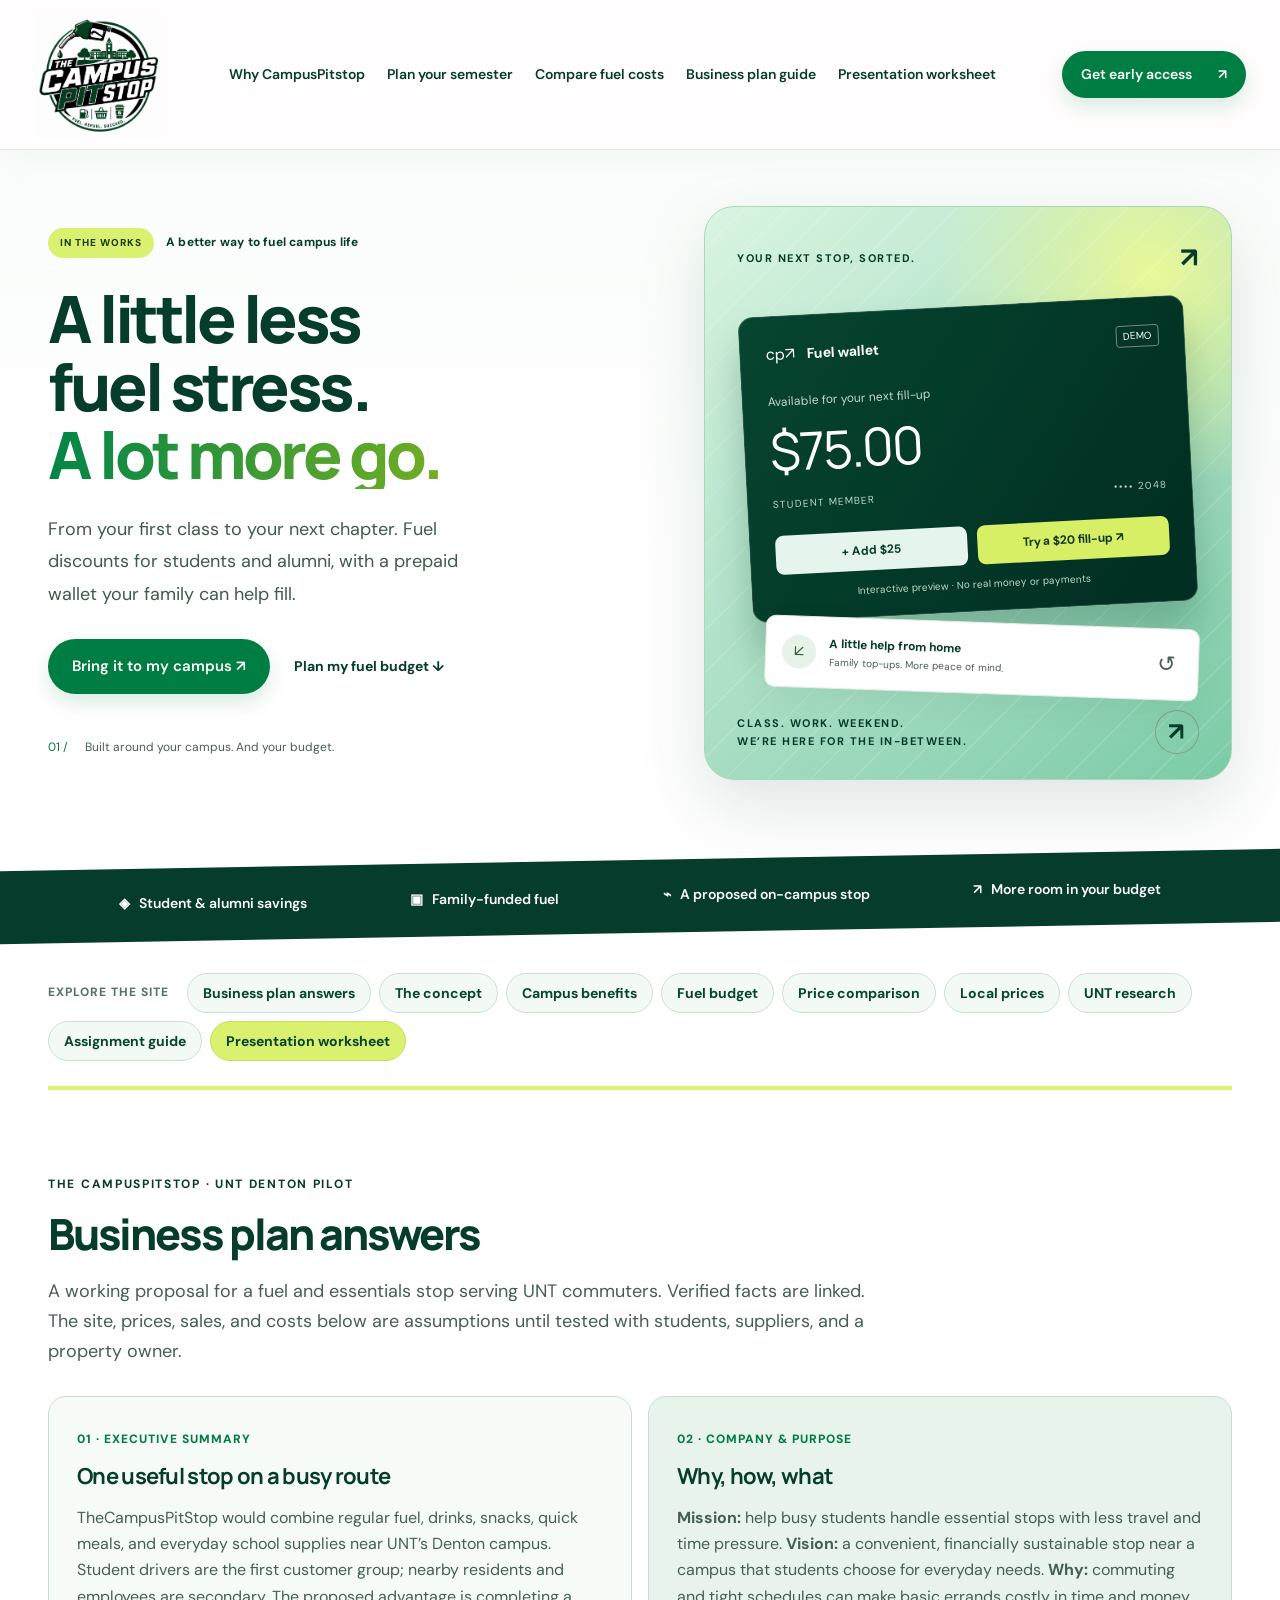
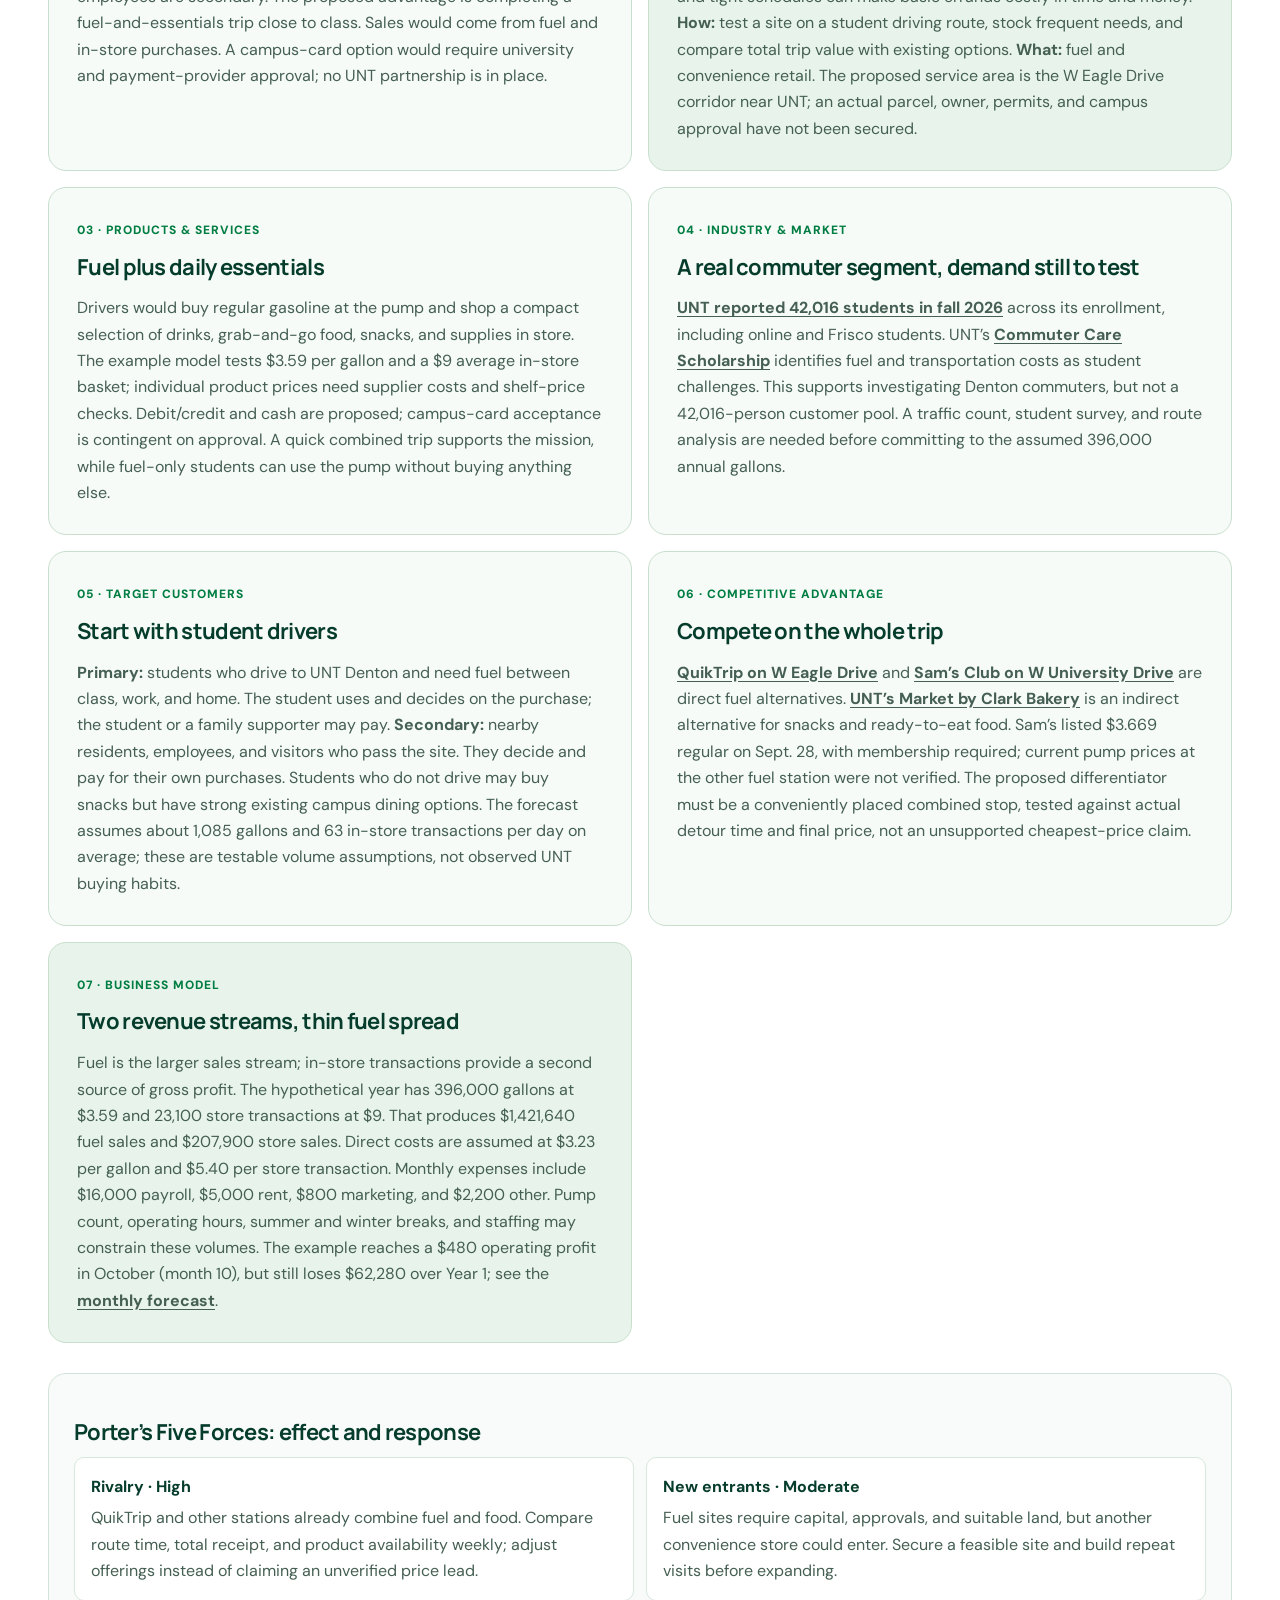
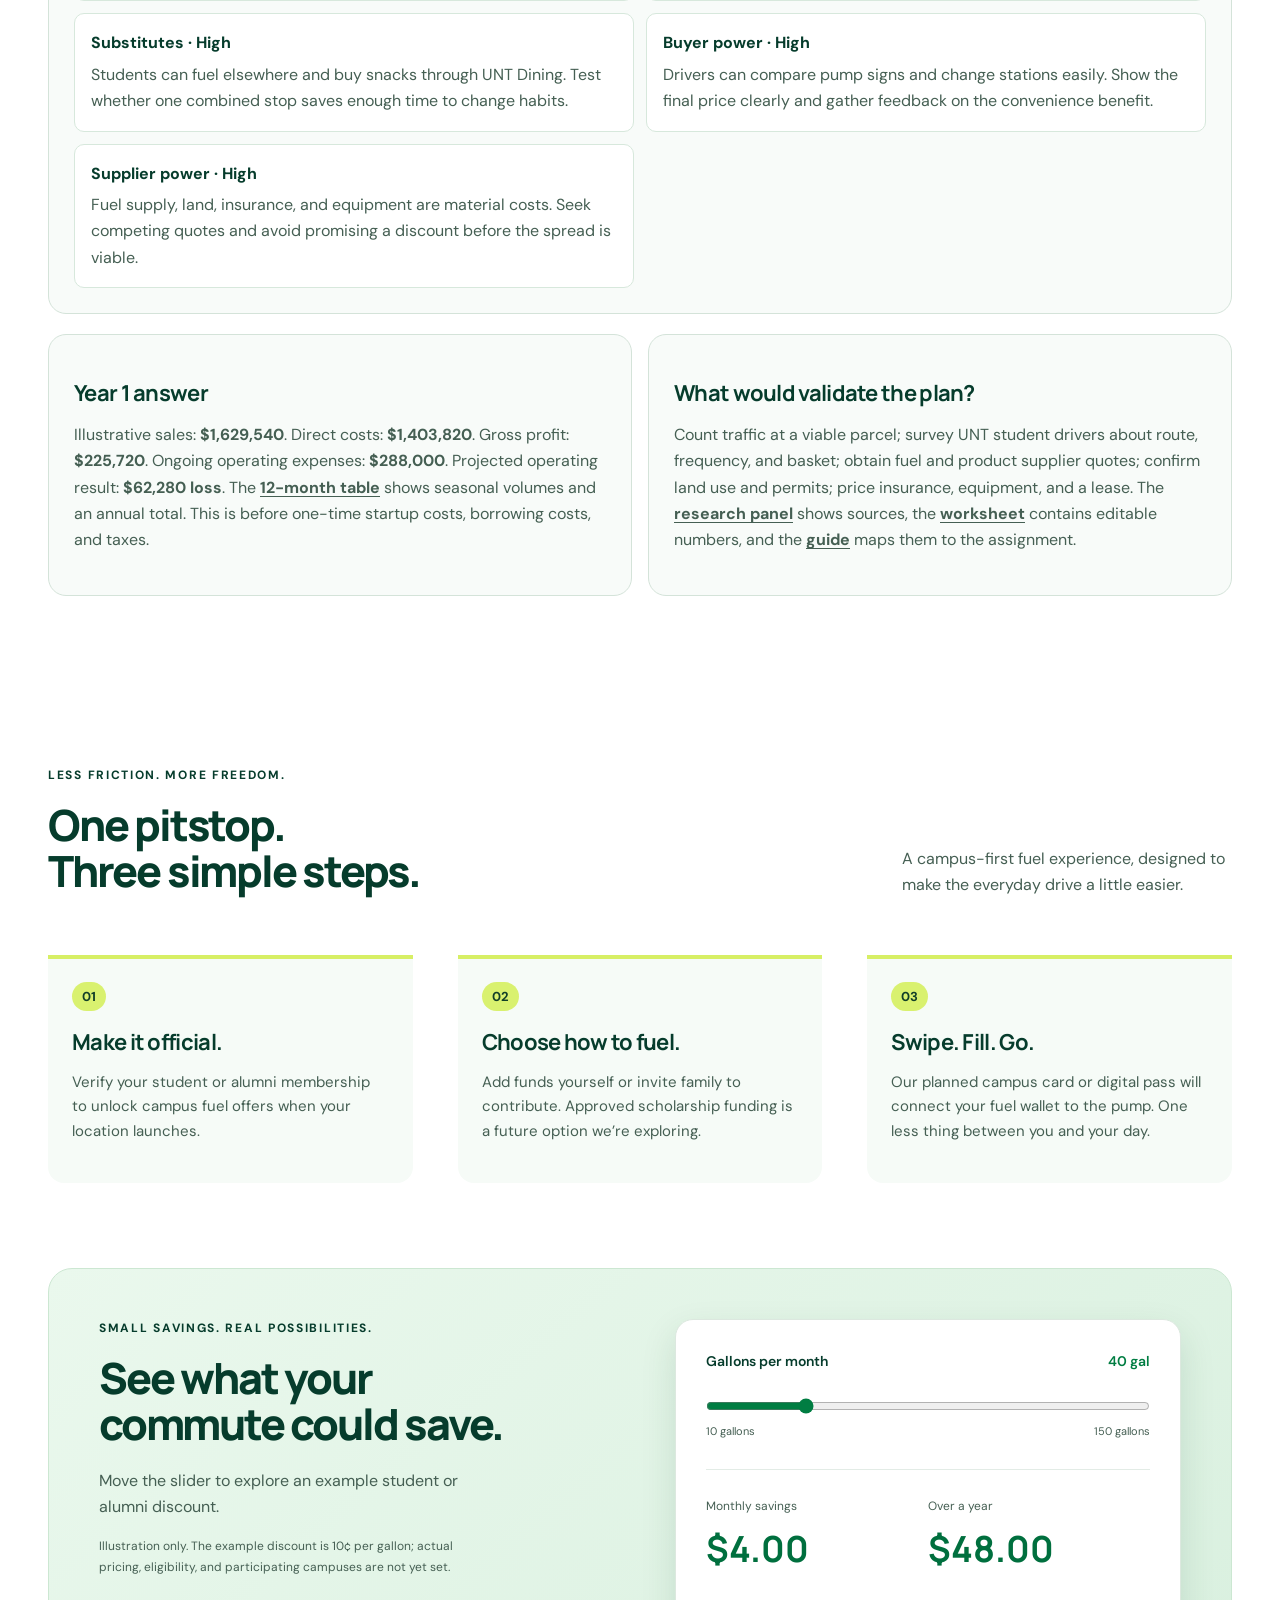
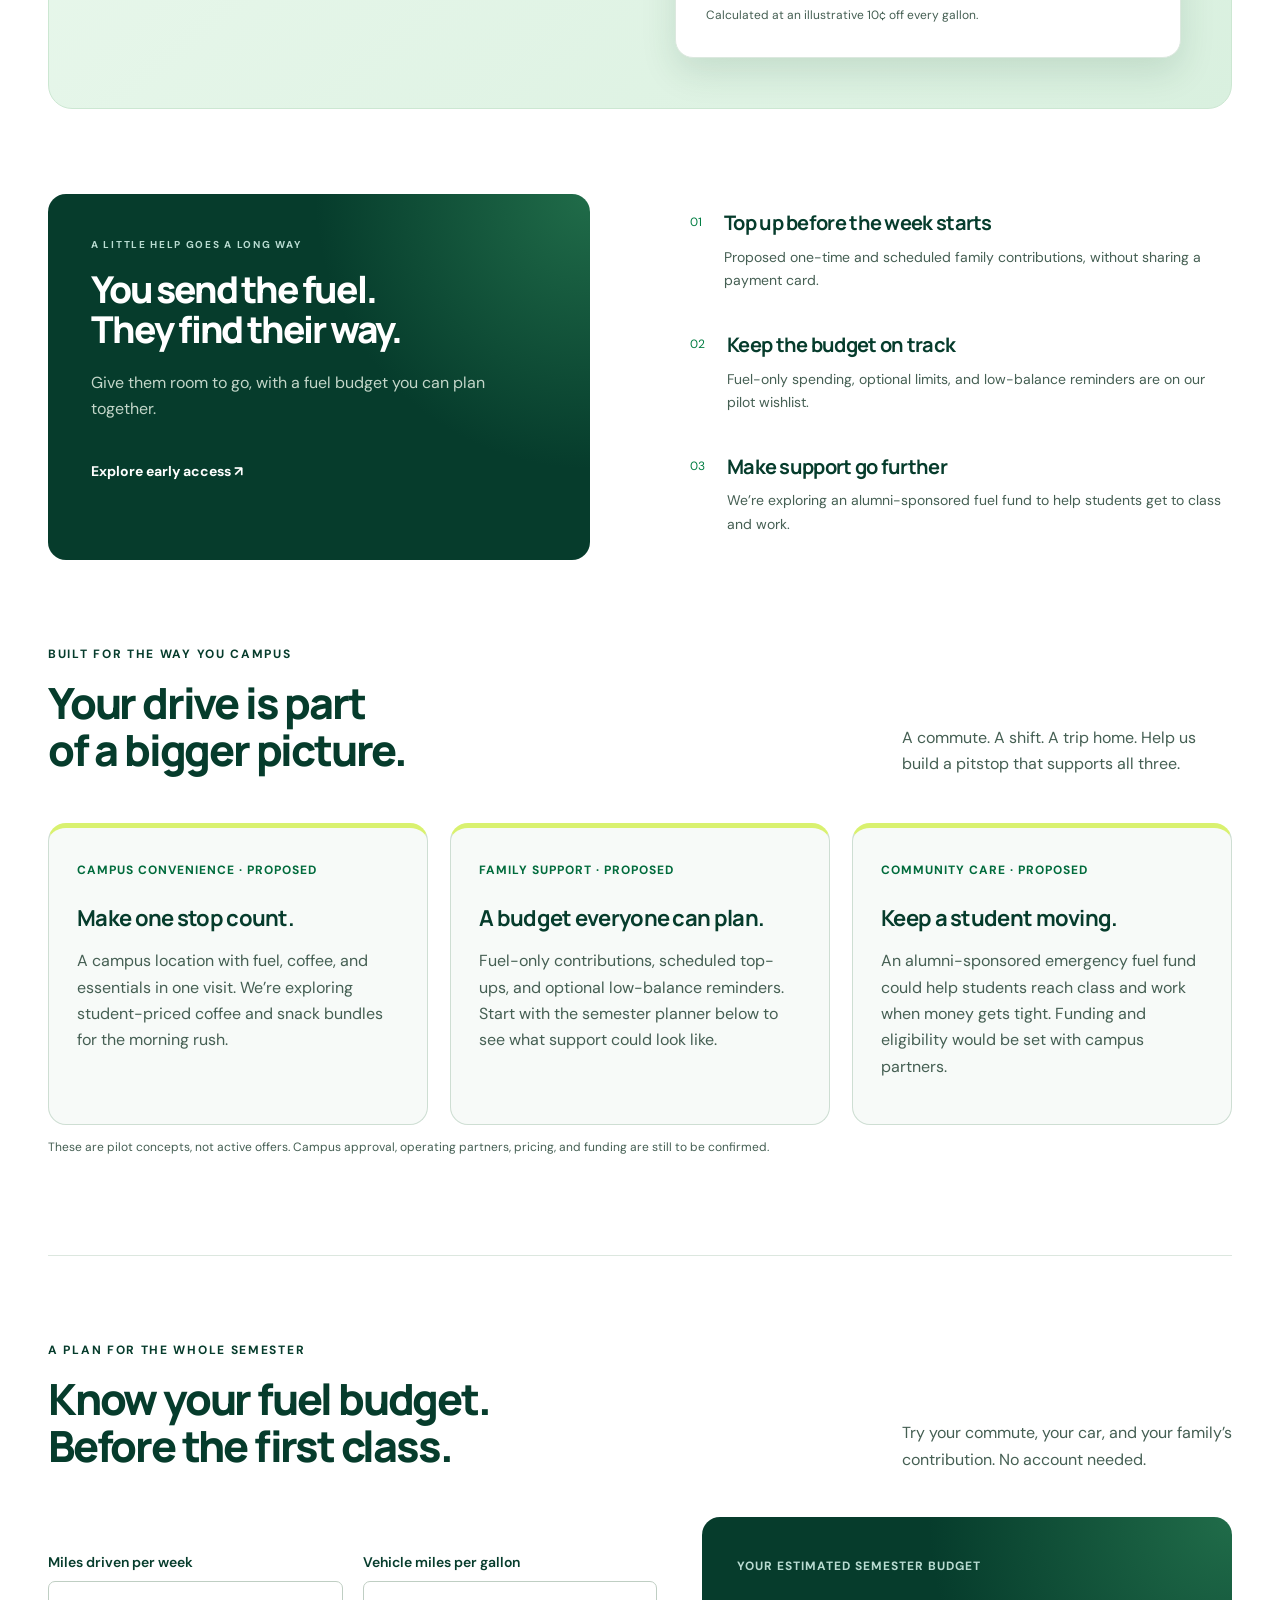
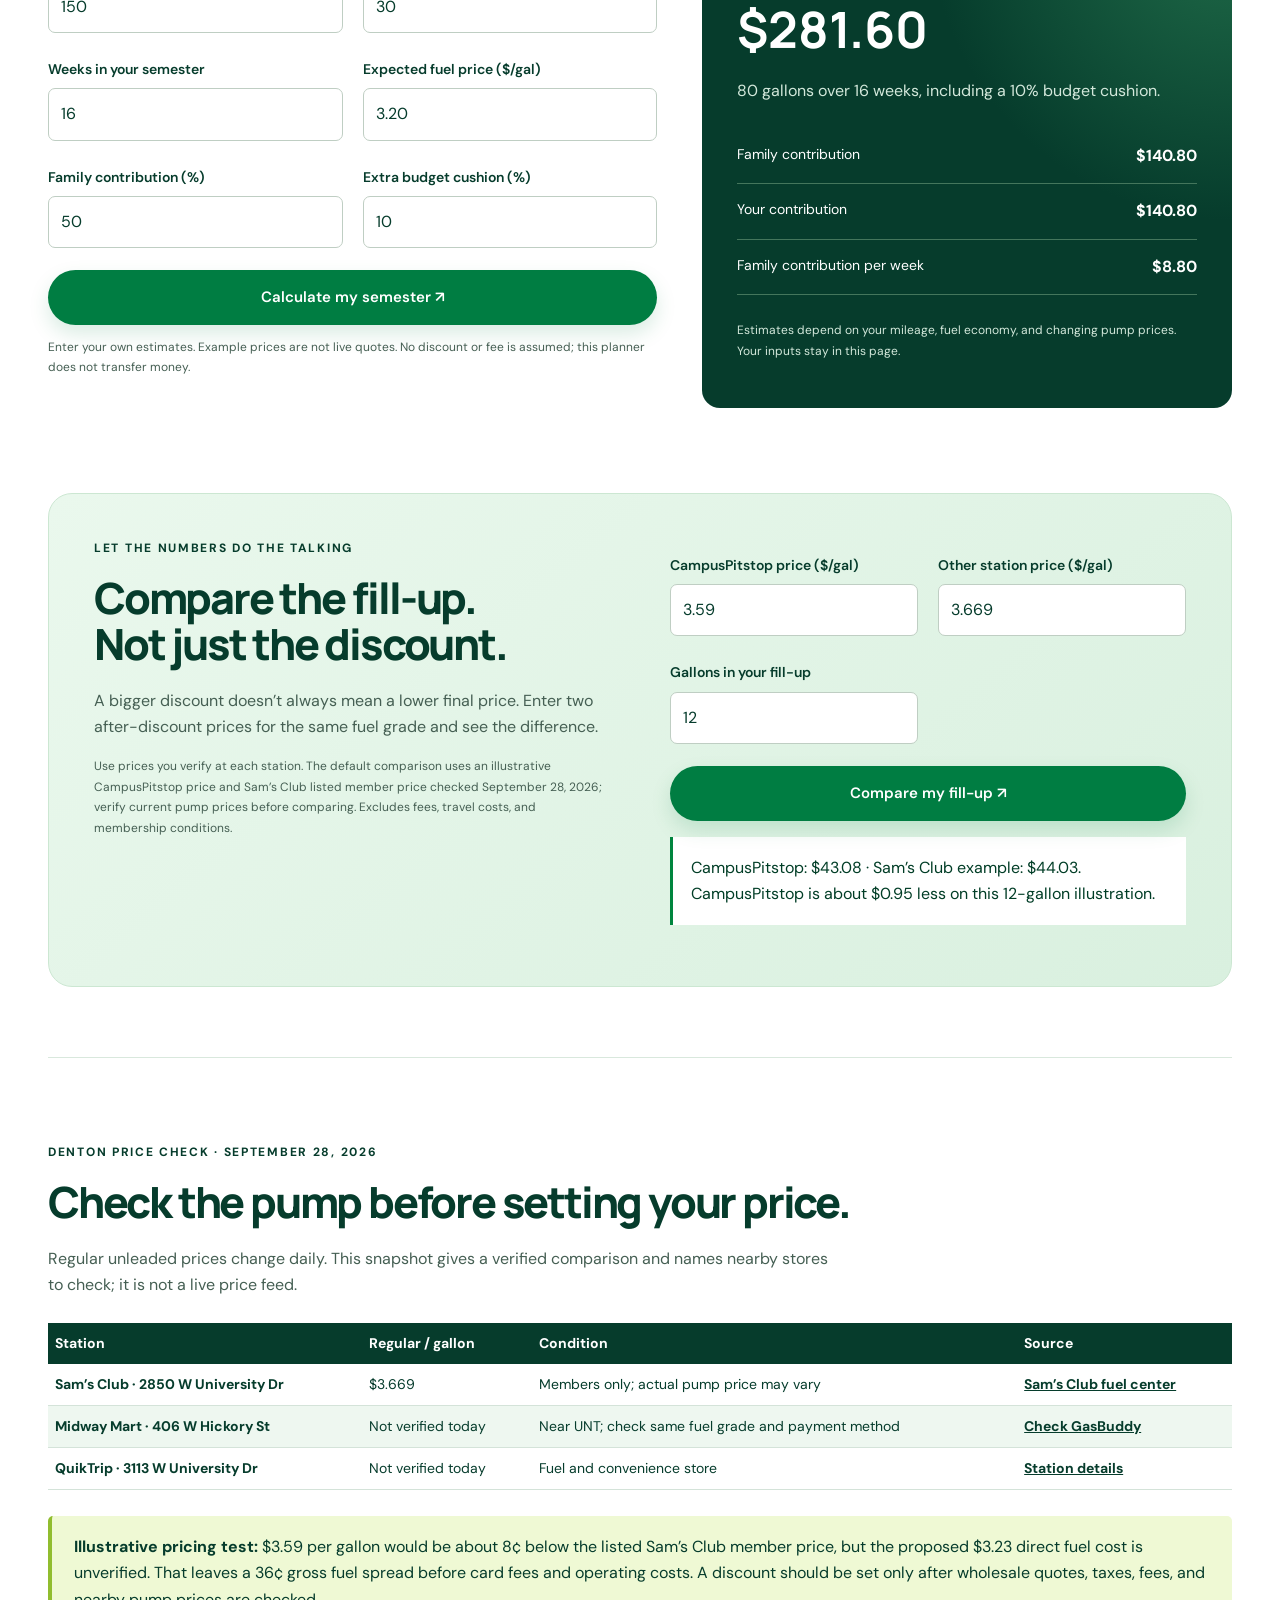
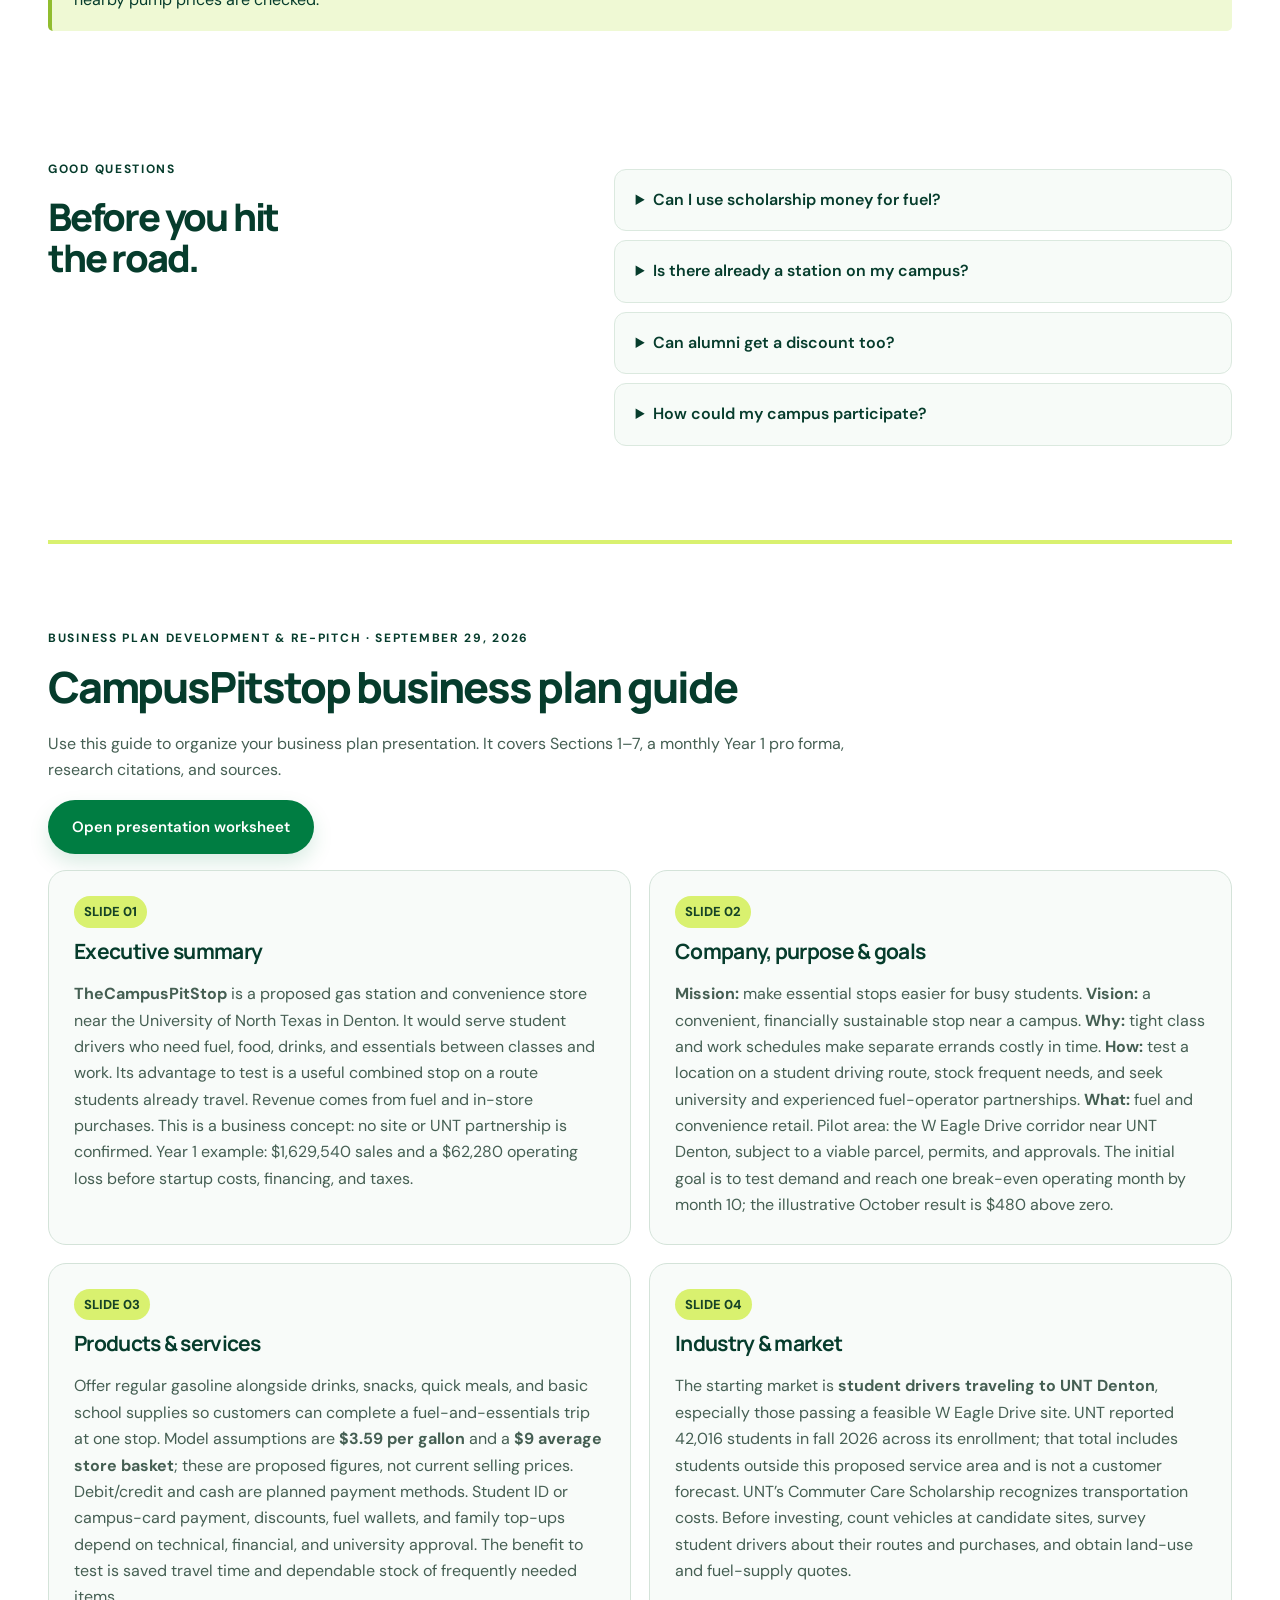
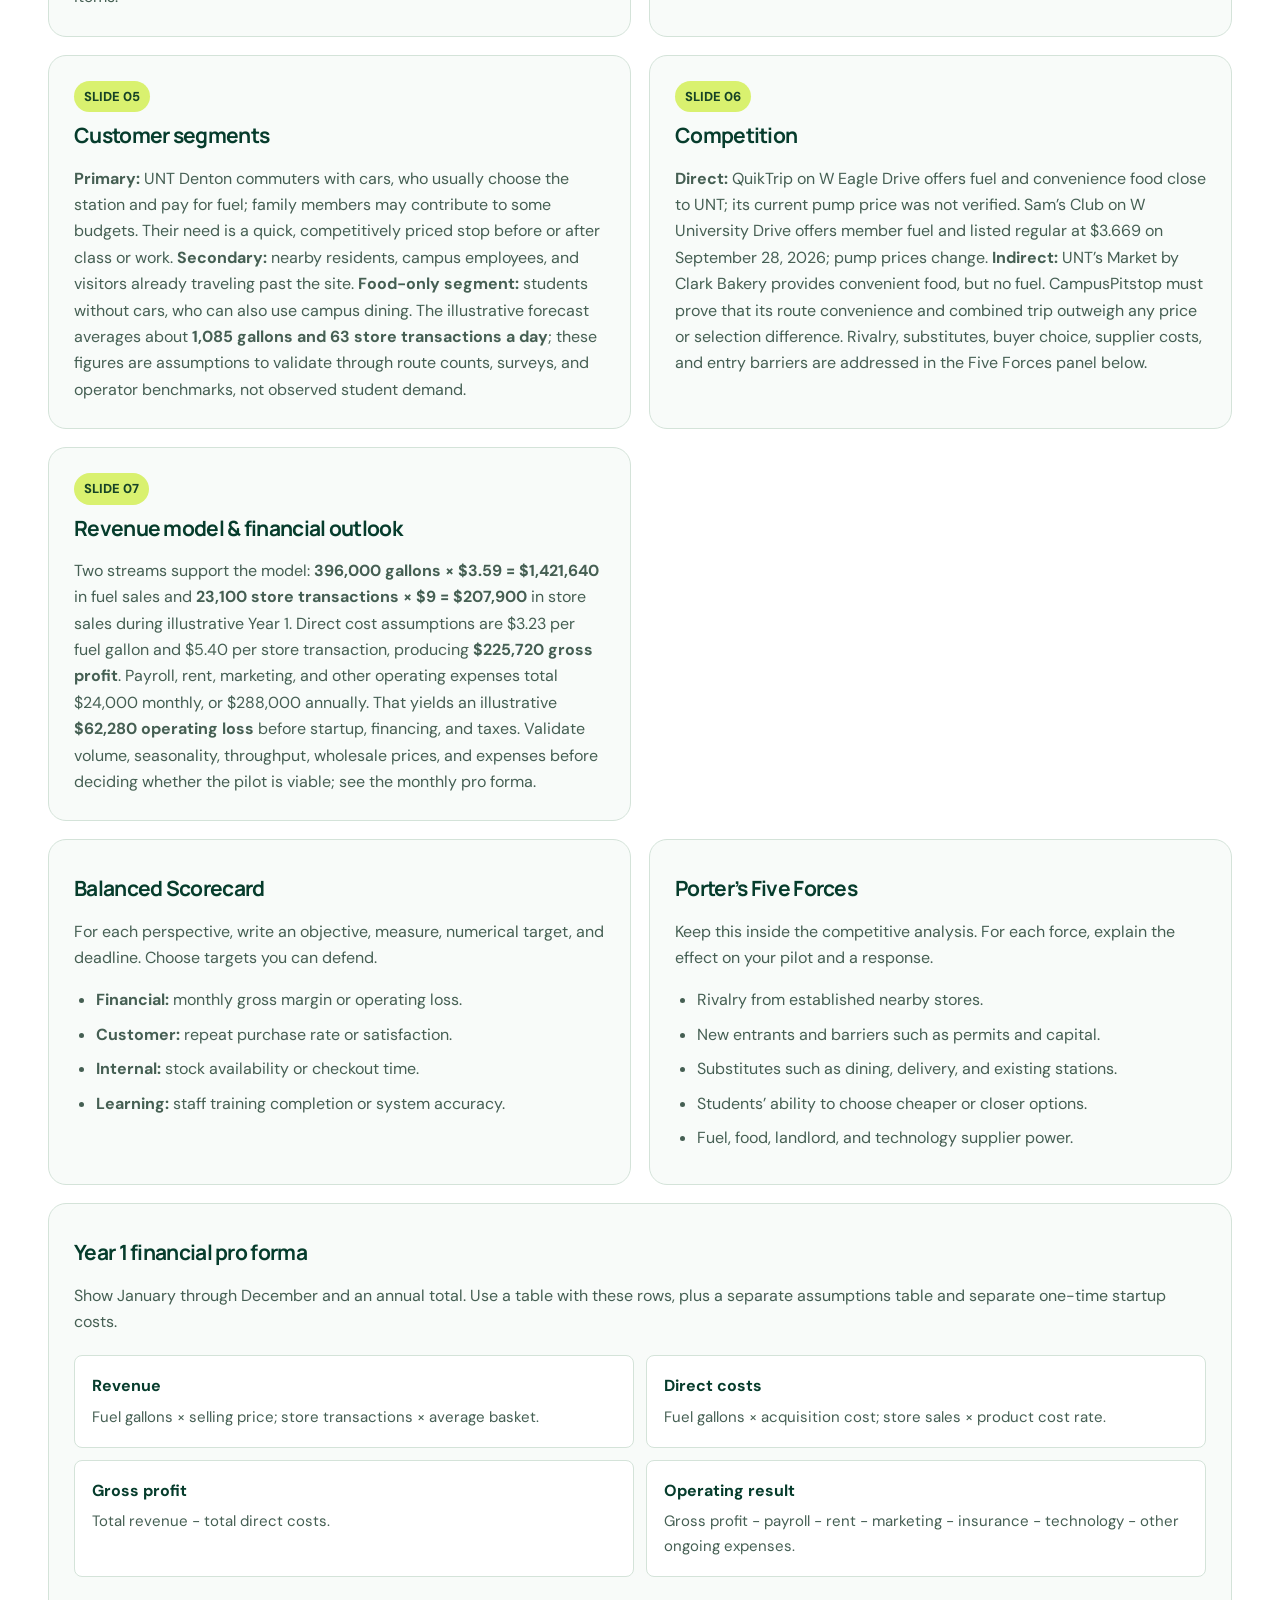
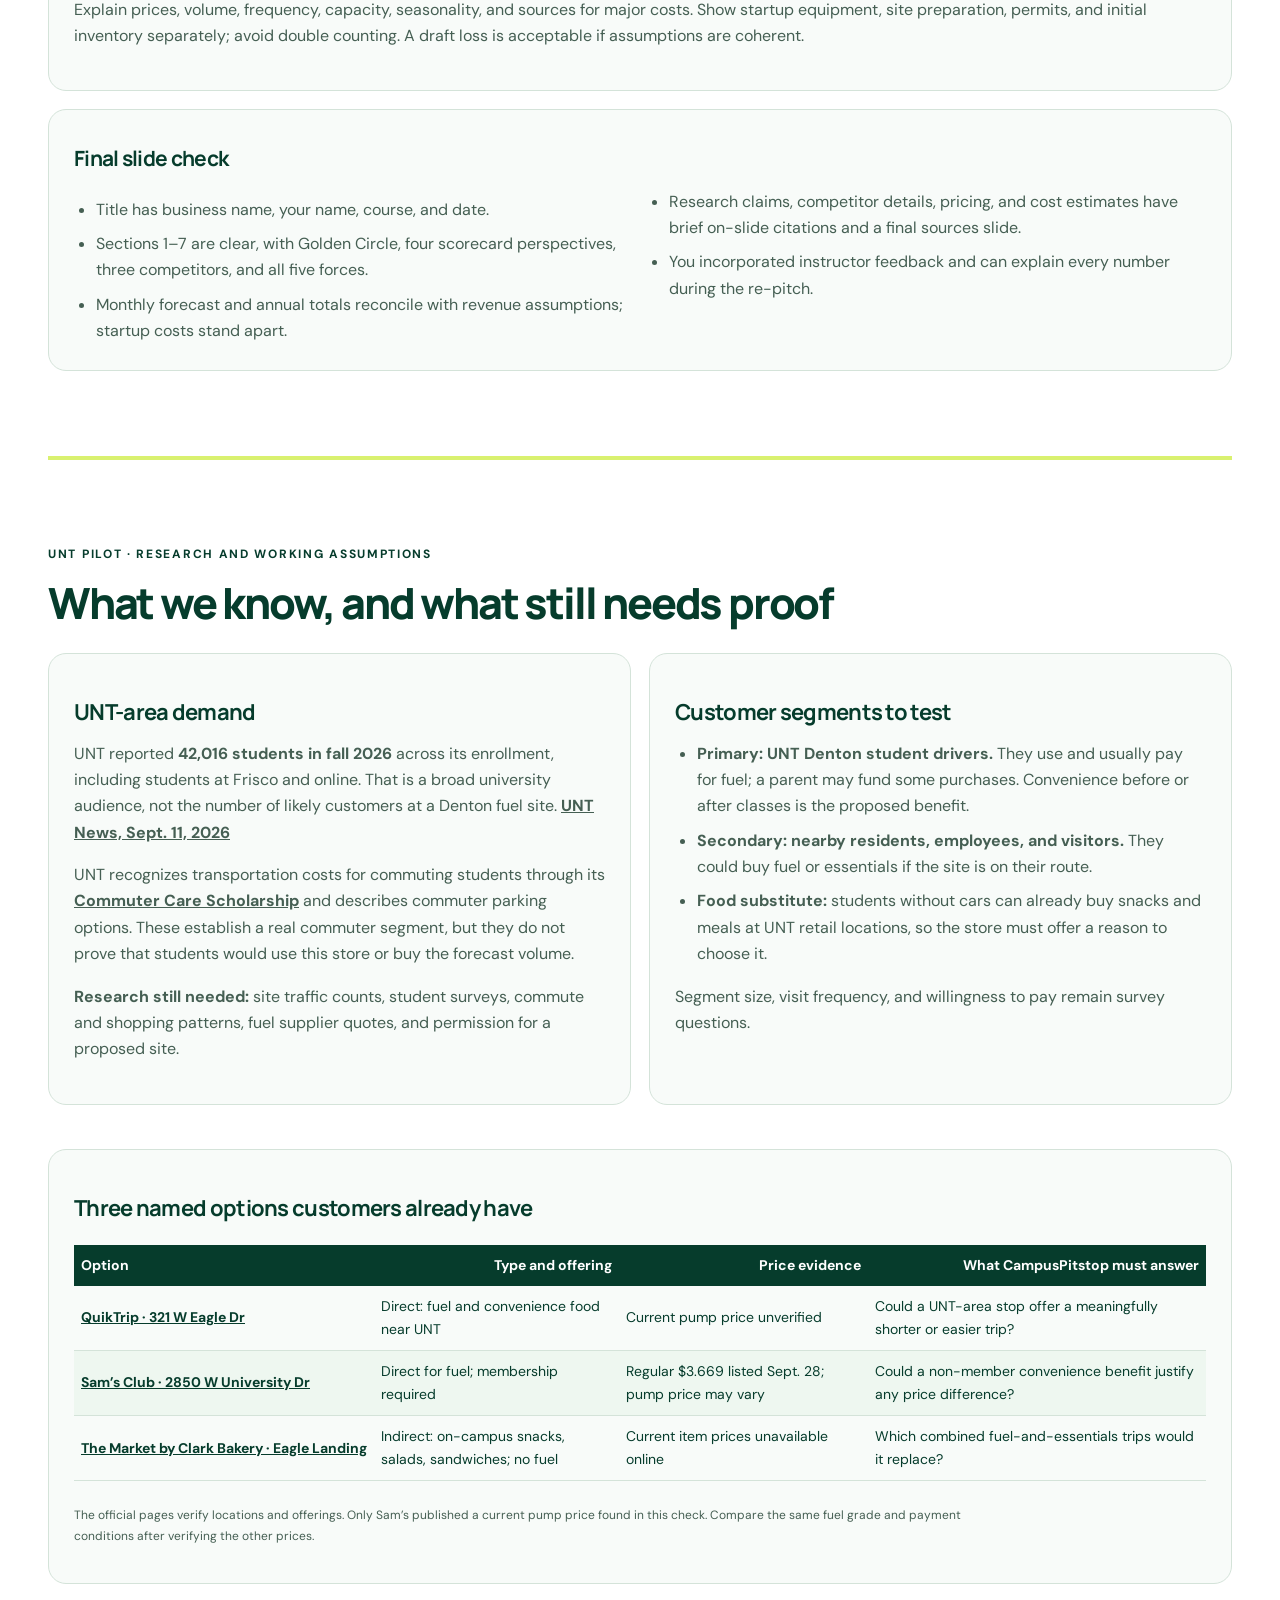
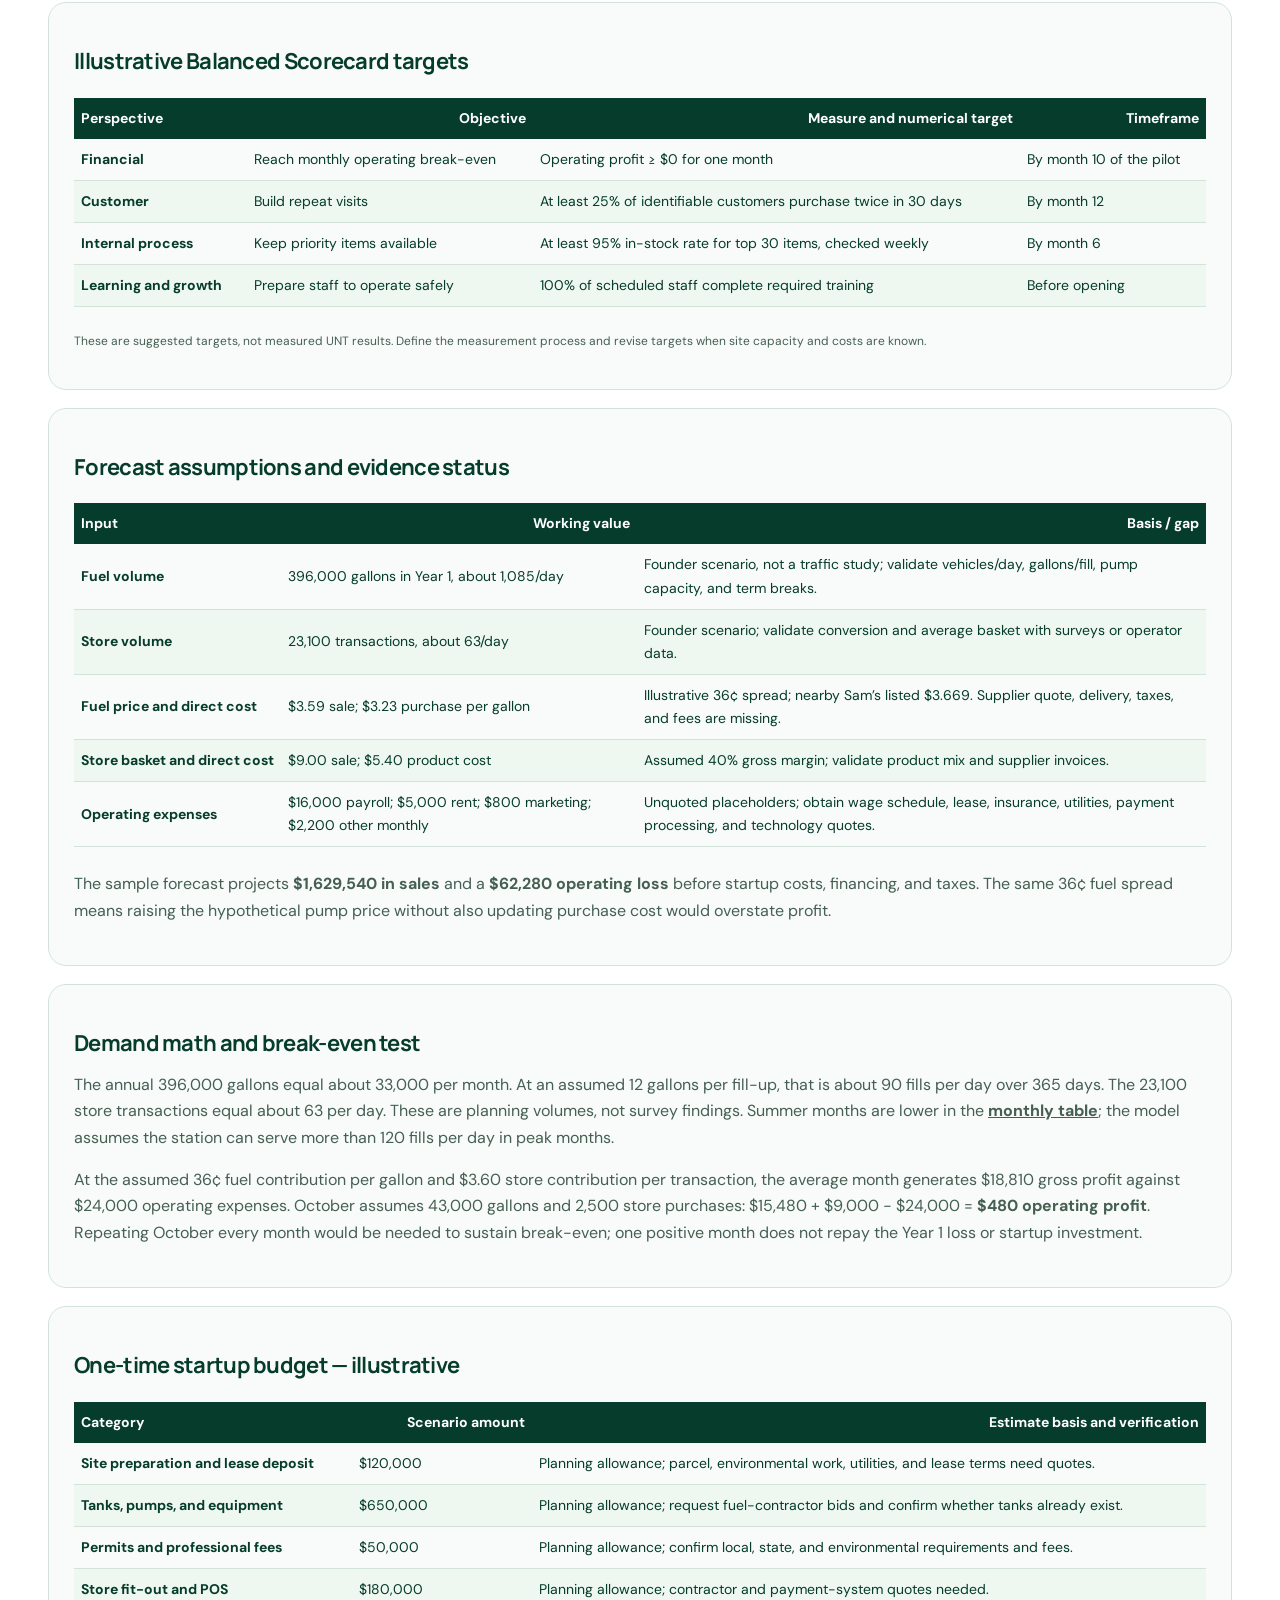
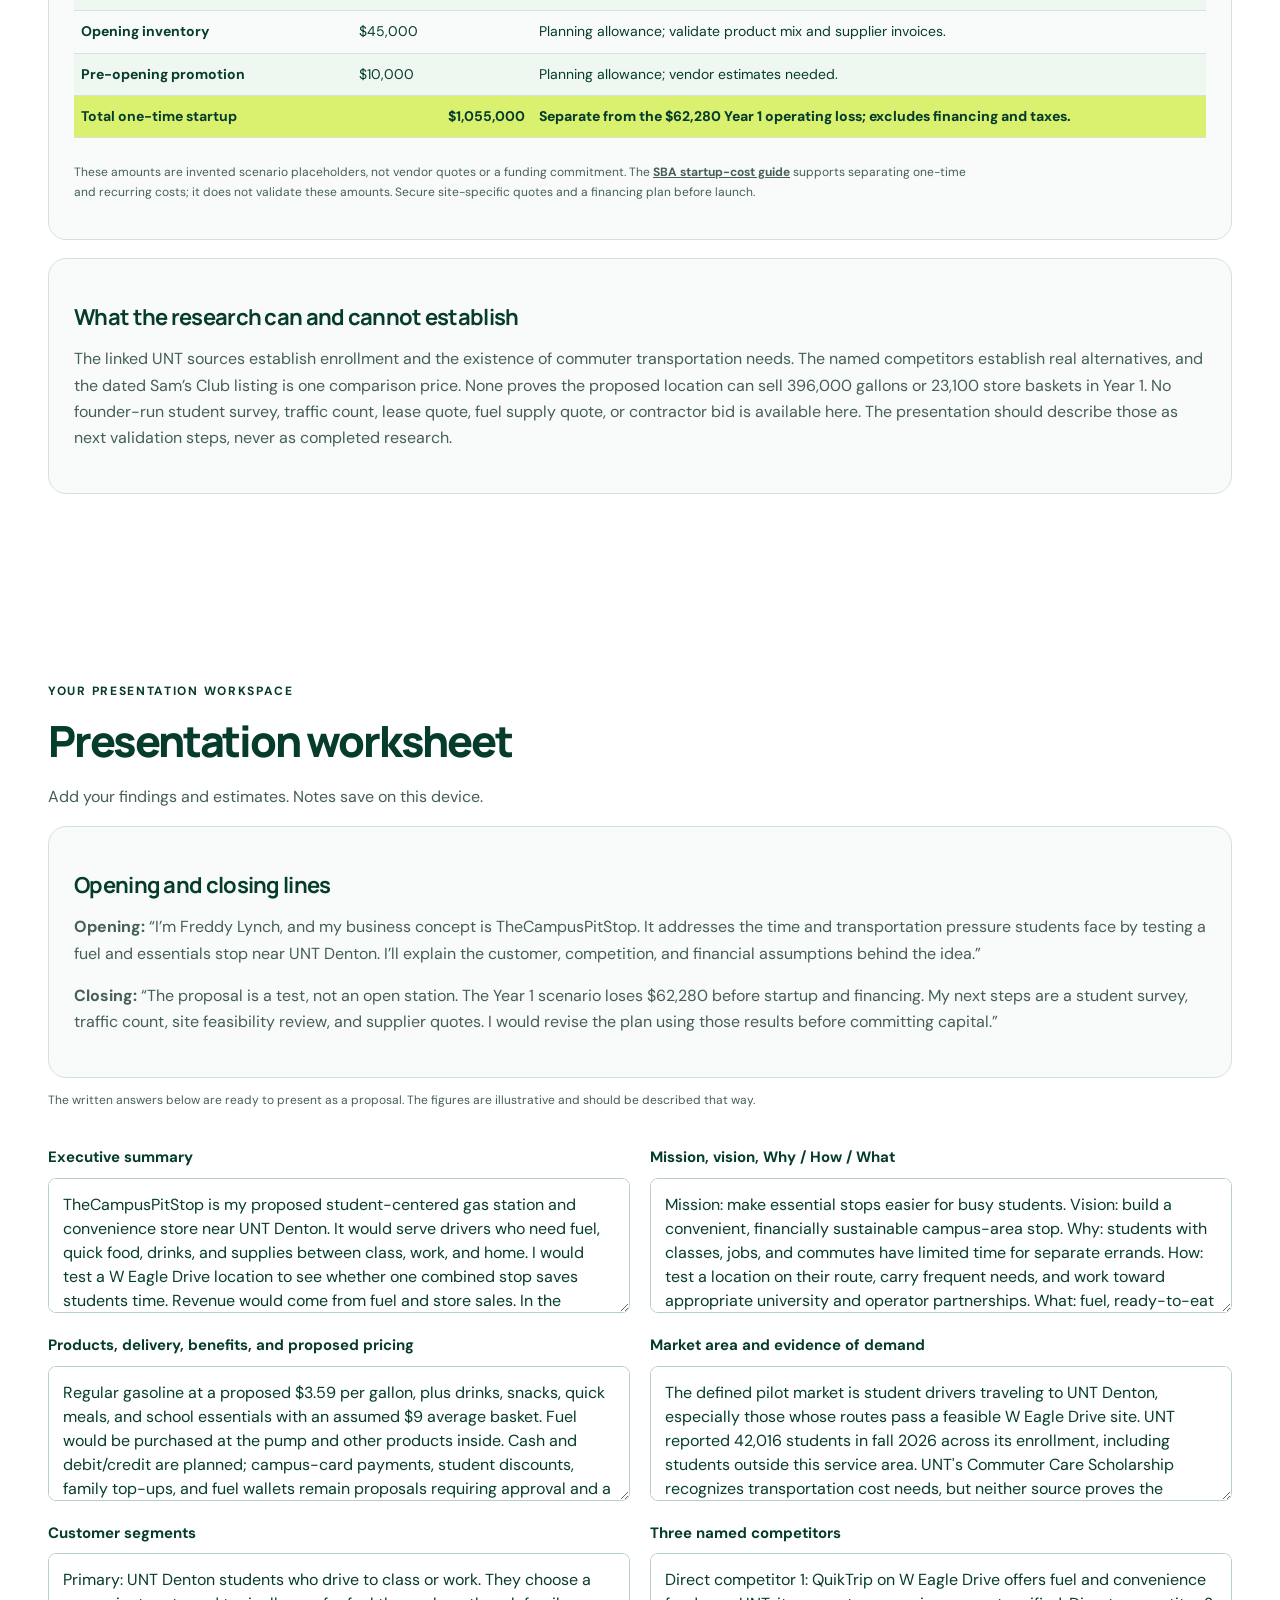
<file: index.html>
<!doctype html>
<html lang="en"><head><meta charset="UTF-8"><meta name="viewport" content="width=device-width, initial-scale=1"><meta name="description" content="CampusPitstop: a proposed campus fuel membership for students, families, and alumni."><link rel="icon" href="favicon.svg"><title>CampusPitstop — A little less fuel stress.</title><link rel="stylesheet" href="style.css"></head><body>
<header><a class="brand" href="#" aria-label="CampusPitstop home"><img class="brand-logo" src="campuspitstop-logo.png" alt="The Campus Pit Stop — Fuel. Refuel. Succeed." width="1254" height="1254"></a><nav aria-label="Main navigation"><a href="#why">Why CampusPitstop</a><a href="#planner">Plan your semester</a><a href="#compare">Compare fuel costs</a><a href="#study-guide">Business plan guide</a><a href="#worksheet">Presentation worksheet</a></nav><a class="button small" href="#join">Get early access <span>↗</span></a></header>
<main><section class="hero"><div class="hero-copy"><div class="eyebrow"><span class="pill">IN THE WORKS</span> A better way to fuel campus life</div><h1>A little less<br>fuel stress.<br><em>A lot more go.</em></h1><p>From your first class to your next chapter. Fuel discounts for students and alumni, with a prepaid wallet your family can help fill.</p><div class="actions"><a class="button" href="#join">Bring it to my campus ↗</a><a class="text-link" href="#planner">Plan my fuel budget <span>↓</span></a></div><div class="hero-note"><span>01 /</span> Built around your campus. And your budget.</div></div><div class="hero-visual" id="wallet"><div class="visual-top"><span>YOUR NEXT STOP, SORTED.</span><span>↗</span></div><div class="wallet"><div class="wallet-heading"><span>cp↗ <b>Fuel wallet</b></span><span class="demo">DEMO</span></div><p class="muted">Available for your next fill-up</p><div class="balance" id="balance">$75.00</div><div class="card-line"><span>STUDENT MEMBER</span><span>•••• 2048</span></div><div class="wallet-buttons"><button id="add">+ Add $25</button><button id="swipe">Try a $20 fill-up ↗</button></div><p class="demo-note">Interactive preview · No real money or payments</p></div><div class="transaction"><span class="transaction-icon">↙</span><div><strong id="activity">A little help from home</strong><span id="activity-detail">Family top-ups. More peace of mind.</span></div><button id="reset" aria-label="Reset wallet demo">↺</button></div><div class="visual-bottom"><span>CLASS. WORK. WEEKEND.<br>WE’RE HERE FOR THE IN-BETWEEN.</span><span class="circle-arrow">↗</span></div><p role="status" id="wallet-status" class="sr-only"></p></div></section>
<div class="benefit-strip"><span>◈ &nbsp; Student & alumni savings</span><span>▣ &nbsp; Family-funded fuel</span><span>⌁ &nbsp; A proposed on-campus stop</span><span>↗ &nbsp; More room in your budget</span></div>
<nav class="quick-nav" aria-label="Explore CampusPitstop"><div><span class="quick-label">EXPLORE THE SITE</span><a href="#business-plan">Business plan answers</a><a href="#how">The concept</a><a href="#why">Campus benefits</a><a href="#planner">Fuel budget</a><a href="#compare">Price comparison</a><a href="#local-prices">Local prices</a><a href="#evidence">UNT research</a><a href="#study-guide">Assignment guide</a><a class="quick-feature" href="#worksheet">Presentation worksheet</a></div></nav>
<section class="section business-answers" id="business-plan"><div class="eyebrow">THE CAMPUSPITSTOP · UNT DENTON PILOT</div><h2>Business plan answers</h2><p class="answer-lead">A working proposal for a fuel and essentials stop serving UNT commuters. Verified facts are linked. The site, prices, sales, and costs below are assumptions until tested with students, suppliers, and a property owner.</p>
<div class="answer-grid"><article class="answer-card"><span>01 · EXECUTIVE SUMMARY</span><h3>One useful stop on a busy route</h3><p>TheCampusPitStop would combine regular fuel, drinks, snacks, quick meals, and everyday school supplies near UNT’s Denton campus. Student drivers are the first customer group; nearby residents and employees are secondary. The proposed advantage is completing a fuel-and-essentials trip close to class. Sales would come from fuel and in-store purchases. A campus-card option would require university and payment-provider approval; no UNT partnership is in place.</p></article>
<article class="answer-card"><span>02 · COMPANY & PURPOSE</span><h3>Why, how, what</h3><p><b>Mission:</b> help busy students handle essential stops with less travel and time pressure. <b>Vision:</b> a convenient, financially sustainable stop near a campus that students choose for everyday needs. <b>Why:</b> commuting and tight schedules can make basic errands costly in time and money. <b>How:</b> test a site on a student driving route, stock frequent needs, and compare total trip value with existing options. <b>What:</b> fuel and convenience retail. The proposed service area is the W Eagle Drive corridor near UNT; an actual parcel, owner, permits, and campus approval have not been secured.</p></article>
<article class="answer-card"><span>03 · PRODUCTS & SERVICES</span><h3>Fuel plus daily essentials</h3><p>Drivers would buy regular gasoline at the pump and shop a compact selection of drinks, grab-and-go food, snacks, and supplies in store. The example model tests $3.59 per gallon and a $9 average in-store basket; individual product prices need supplier costs and shelf-price checks. Debit/credit and cash are proposed; campus-card acceptance is contingent on approval. A quick combined trip supports the mission, while fuel-only students can use the pump without buying anything else.</p></article>
<article class="answer-card"><span>04 · INDUSTRY & MARKET</span><h3>A real commuter segment, demand still to test</h3><p><a href="https://news.unt.edu/news/2026/fall-26-enrollment-positions-unt-for-growth-and-impact.html" target="_blank" rel="noopener">UNT reported 42,016 students in fall 2026</a> across its enrollment, including online and Frisco students. UNT’s <a href="https://studentaffairs.unt.edu/eagle-engagement-center/non-traditional-and-commuter-student-support/program/commuter-care-scholarship.html" target="_blank" rel="noopener">Commuter Care Scholarship</a> identifies fuel and transportation costs as student challenges. This supports investigating Denton commuters, but not a 42,016-person customer pool. A traffic count, student survey, and route analysis are needed before committing to the assumed 396,000 annual gallons.</p></article>
<article class="answer-card"><span>05 · TARGET CUSTOMERS</span><h3>Start with student drivers</h3><p><b>Primary:</b> students who drive to UNT Denton and need fuel between class, work, and home. The student uses and decides on the purchase; the student or a family supporter may pay. <b>Secondary:</b> nearby residents, employees, and visitors who pass the site. They decide and pay for their own purchases. Students who do not drive may buy snacks but have strong existing campus dining options. The forecast assumes about 1,085 gallons and 63 in-store transactions per day on average; these are testable volume assumptions, not observed UNT buying habits.</p></article>
<article class="answer-card"><span>06 · COMPETITIVE ADVANTAGE</span><h3>Compete on the whole trip</h3><p><a href="https://locations.quiktrip.com/tx/denton" target="_blank" rel="noopener">QuikTrip on W Eagle Drive</a> and <a href="https://www.samsclub.com/club/4905-denton-tx/fuel-center" target="_blank" rel="noopener">Sam’s Club on W University Drive</a> are direct fuel alternatives. <a href="https://dining.unt.edu/hours/retail/the-market-by-clark-bakery.html" target="_blank" rel="noopener">UNT’s Market by Clark Bakery</a> is an indirect alternative for snacks and ready-to-eat food. Sam’s listed $3.669 regular on Sept. 28, with membership required; current pump prices at the other fuel station were not verified. The proposed differentiator must be a conveniently placed combined stop, tested against actual detour time and final price, not an unsupported cheapest-price claim.</p></article>
<article class="answer-card"><span>07 · BUSINESS MODEL</span><h3>Two revenue streams, thin fuel spread</h3><p>Fuel is the larger sales stream; in-store transactions provide a second source of gross profit. The hypothetical year has 396,000 gallons at $3.59 and 23,100 store transactions at $9. That produces $1,421,640 fuel sales and $207,900 store sales. Direct costs are assumed at $3.23 per gallon and $5.40 per store transaction. Monthly expenses include $16,000 payroll, $5,000 rent, $800 marketing, and $2,200 other. Pump count, operating hours, summer and winter breaks, and staffing may constrain these volumes. The example reaches a $480 operating profit in October (month 10), but still loses $62,280 over Year 1; see the <a href="#forecast">monthly forecast</a>.</p></article></div>
<div class="study-panel forces"><h3>Porter’s Five Forces: effect and response</h3><div class="force-grid"><div><b>Rivalry · High</b><p>QuikTrip and other stations already combine fuel and food. Compare route time, total receipt, and product availability weekly; adjust offerings instead of claiming an unverified price lead.</p></div><div><b>New entrants · Moderate</b><p>Fuel sites require capital, approvals, and suitable land, but another convenience store could enter. Secure a feasible site and build repeat visits before expanding.</p></div><div><b>Substitutes · High</b><p>Students can fuel elsewhere and buy snacks through UNT Dining. Test whether one combined stop saves enough time to change habits.</p></div><div><b>Buyer power · High</b><p>Drivers can compare pump signs and change stations easily. Show the final price clearly and gather feedback on the convenience benefit.</p></div><div><b>Supplier power · High</b><p>Fuel supply, land, insurance, and equipment are material costs. Seek competing quotes and avoid promising a discount before the spread is viable.</p></div></div></div>
<div class="answer-bottom"><div class="study-panel"><h3>Year 1 answer</h3><p>Illustrative sales: <b>$1,629,540</b>. Direct costs: <b>$1,403,820</b>. Gross profit: <b>$225,720</b>. Ongoing operating expenses: <b>$288,000</b>. Projected operating result: <b>$62,280 loss</b>. The <a href="#forecast">12-month table</a> shows seasonal volumes and an annual total. This is before one-time startup costs, borrowing costs, and taxes.</p></div><div class="study-panel"><h3>What would validate the plan?</h3><p>Count traffic at a viable parcel; survey UNT student drivers about route, frequency, and basket; obtain fuel and product supplier quotes; confirm land use and permits; price insurance, equipment, and a lease. The <a href="#evidence">research panel</a> shows sources, the <a href="#worksheet">worksheet</a> contains editable numbers, and the <a href="#study-guide">guide</a> maps them to the assignment.</p></div></div></section>
<section id="how" class="section"><div class="section-heading"><div><div class="eyebrow">LESS FRICTION. MORE FREEDOM.</div><h2>One pitstop.<br>Three simple steps.</h2></div><p>A campus-first fuel experience, designed to make the everyday drive a little easier.</p></div><div class="steps"><article><span class="number">01</span><h3>Make it official.</h3><p>Verify your student or alumni membership to unlock campus fuel offers when your location launches.</p></article><article><span class="number">02</span><h3>Choose how to fuel.</h3><p>Add funds yourself or invite family to contribute. Approved scholarship funding is a future option we’re exploring.</p></article><article><span class="number">03</span><h3>Swipe. Fill. Go.</h3><p>Our planned campus card or digital pass will connect your fuel wallet to the pump. One less thing between you and your day.</p></article></div></section>
<section class="savings section" id="savings"><div><div class="eyebrow">SMALL SAVINGS. REAL POSSIBILITIES.</div><h2>See what your<br>commute could save.</h2><p>Move the slider to explore an example student or alumni discount.</p><p class="fine">Illustration only. The example discount is 10¢ per gallon; actual pricing, eligibility, and participating campuses are not yet set.</p></div><div class="calculator"><div class="range-label"><label for="gallons">Gallons per month</label><output id="gallons-value">40 gal</output></div><input type="range" min="10" max="150" step="5" value="40" id="gallons"><div class="range-ends"><span>10 gallons</span><span>150 gallons</span></div><div class="saving-results"><div><span>Monthly savings</span><strong id="monthly">$4.00</strong></div><div><span>Over a year</span><strong id="yearly">$48.00</strong></div></div><span class="fine">Calculated at an illustrative 10¢ off every gallon.</span></div></section>
<section class="section families" id="families"><div class="family-panel"><div class="eyebrow">A LITTLE HELP GOES A LONG WAY</div><h2>You send the fuel.<br>They find their way.</h2><p>Give them room to go, with a fuel budget you can plan together.</p><a class="text-link" href="#join">Explore early access ↗</a></div><div class="family-features"><article><span>01</span><div><h3>Top up before the week starts</h3><p>Proposed one-time and scheduled family contributions, without sharing a payment card.</p></div></article><article><span>02</span><div><h3>Keep the budget on track</h3><p>Fuel-only spending, optional limits, and low-balance reminders are on our pilot wishlist.</p></div></article><article><span>03</span><div><h3>Make support go further</h3><p>We’re exploring an alumni-sponsored fuel fund to help students get to class and work.</p></div></article></div></section>
<section class="section campus-edge" id="why"><div class="section-heading"><div><div class="eyebrow">BUILT FOR THE WAY YOU CAMPUS</div><h2>Your drive is part<br>of a bigger picture.</h2></div><p>A commute. A shift. A trip home. Help us build a pitstop that supports all three.</p></div><div class="edge-grid"><article><span class="feature-tag">CAMPUS CONVENIENCE · PROPOSED</span><h3>Make one stop count.</h3><p>A campus location with fuel, coffee, and essentials in one visit. We’re exploring student-priced coffee and snack bundles for the morning rush.</p></article><article><span class="feature-tag">FAMILY SUPPORT · PROPOSED</span><h3>A budget everyone can plan.</h3><p>Fuel-only contributions, scheduled top-ups, and optional low-balance reminders. Start with the semester planner below to see what support could look like.</p></article><article><span class="feature-tag">COMMUNITY CARE · PROPOSED</span><h3>Keep a student moving.</h3><p>An alumni-sponsored emergency fuel fund could help students reach class and work when money gets tight. Funding and eligibility would be set with campus partners.</p></article></div><p class="fine">These are pilot concepts, not active offers. Campus approval, operating partners, pricing, and funding are still to be confirmed.</p></section>
<section class="section planner" id="planner"><div class="section-heading"><div><div class="eyebrow">A PLAN FOR THE WHOLE SEMESTER</div><h2>Know your fuel budget.<br>Before the first class.</h2></div><p>Try your commute, your car, and your family’s contribution. No account needed.</p></div><div class="planner-grid"><form id="budget-form"><div class="input-grid"><div><label for="weekly-miles">Miles driven per week</label><input id="weekly-miles" type="number" value="150" min="0" max="5000" step="1" required></div><div><label for="mpg">Vehicle miles per gallon</label><input id="mpg" type="number" value="30" min="1" max="150" step="0.1" required></div><div><label for="weeks">Weeks in your semester</label><input id="weeks" type="number" value="16" min="1" max="52" step="1" required></div><div><label for="fuel-price">Expected fuel price ($/gal)</label><input id="fuel-price" type="number" value="3.20" min="0.01" max="20" step="0.01" required></div><div><label for="family-share">Family contribution (%)</label><input id="family-share" type="number" value="50" min="0" max="100" step="1" required></div><div><label for="buffer">Extra budget cushion (%)</label><input id="buffer" type="number" value="10" min="0" max="100" step="1" required></div></div><button class="button" type="submit">Calculate my semester ↗</button><p class="fine">Enter your own estimates. Example prices are not live quotes. No discount or fee is assumed; this planner does not transfer money.</p></form><div class="budget-result" aria-live="polite"><span class="feature-tag">YOUR ESTIMATED SEMESTER BUDGET</span><strong class="budget-total" id="budget-total">$281.60</strong><p id="budget-summary">80 gallons over 16 weeks, including a 10% budget cushion.</p><dl><div><dt>Family contribution</dt><dd id="family-total">$140.80</dd></div><div><dt>Your contribution</dt><dd id="student-total">$140.80</dd></div><div><dt>Family contribution per week</dt><dd id="family-weekly">$8.80</dd></div></dl><p class="fine">Estimates depend on your mileage, fuel economy, and changing pump prices. Your inputs stay in this page.</p></div></div></section>
<section class="section compare" id="compare"><div><div class="eyebrow">LET THE NUMBERS DO THE TALKING</div><h2>Compare the fill-up.<br>Not just the discount.</h2><p>A bigger discount doesn’t always mean a lower final price. Enter two after-discount prices for the same fuel grade and see the difference.</p><p class="fine">Use prices you verify at each station. The default comparison uses an illustrative CampusPitstop price and Sam’s Club listed member price checked September 28, 2026; verify current pump prices before comparing. Excludes fees, travel costs, and membership conditions.</p></div><form id="compare-form"><div class="input-grid"><div><label for="our-price">CampusPitstop price ($/gal)</label><input id="our-price" type="number" min="0.01" max="20" step="0.01" value="3.59" required></div><div><label for="other-price">Other station price ($/gal)</label><input id="other-price" type="number" min="0.01" max="20" step="0.001" value="3.669" required></div><div><label for="fill-gallons">Gallons in your fill-up</label><input id="fill-gallons" type="number" min="0.1" max="200" step="0.1" value="12" required></div></div><button class="button" type="submit">Compare my fill-up ↗</button><p id="comparison-result" class="comparison-result" role="status">CampusPitstop: $43.08 · Sam’s Club example: $44.03. CampusPitstop is about $0.95 less on this 12-gallon illustration.</p></form></section>
<section class="section local-prices" id="local-prices"><div class="eyebrow">DENTON PRICE CHECK · SEPTEMBER 28, 2026</div><h2>Check the pump before setting your price.</h2><p>Regular unleaded prices change daily. This snapshot gives a verified comparison and names nearby stores to check; it is not a live price feed.</p><div class="forecast-scroll"><table><thead><tr><th>Station</th><th>Regular / gallon</th><th>Condition</th><th>Source</th></tr></thead><tbody><tr><th>Sam’s Club · 2850 W University Dr</th><td>$3.669</td><td>Members only; actual pump price may vary</td><td><a href="https://www.samsclub.com/club/4905-denton-tx/fuel-center" target="_blank" rel="noopener">Sam’s Club fuel center</a></td></tr><tr><th>Midway Mart · 406 W Hickory St</th><td>Not verified today</td><td>Near UNT; check same fuel grade and payment method</td><td><a href="https://www.gasbuddy.com/" target="_blank" rel="noopener">Check GasBuddy</a></td></tr><tr><th>QuikTrip · 3113 W University Dr</th><td>Not verified today</td><td>Fuel and convenience store</td><td><a href="https://locations.quiktrip.com/tx/denton/3113-w-university-dr" target="_blank" rel="noopener">Station details</a></td></tr></tbody></table></div><div class="study-callout"><strong>Illustrative pricing test:</strong> $3.59 per gallon would be about 8¢ below the listed Sam’s Club member price, but the proposed $3.23 direct fuel cost is unverified. That leaves a 36¢ gross fuel spread before card fees and operating costs. A discount should be set only after wholesale quotes, taxes, fees, and nearby pump prices are checked.</div></section>
<section class="section faq"><div><div class="eyebrow">GOOD QUESTIONS</div><h2>Before you hit<br>the road.</h2></div><div><details><summary>Can I use scholarship money for fuel?</summary><p>This is a proposed feature, not an available payment method. Eligibility depends on your specific award and school’s rules. We would need approval from participating schools and scholarship providers before enabling it. Ask your financial aid office about your award.</p></details><details><summary>Is there already a station on my campus?</summary><p>CampusPitstop is a concept preparing for a pilot. No campus locations, opening dates, or institutional partnerships have been confirmed.</p></details><details><summary>Can alumni get a discount too?</summary><p>Yes, alumni membership is part of the proposed model. Verification, discounts, and final membership terms will be confirmed with launch partners.</p></details><details><summary>How could my campus participate?</summary><p>Our proposed starting point is a small pilot with a campus and an experienced fuel operator. Campus interest would help shape the location, student demand, and service model before a full station launch.</p></details></div></section>
<section class="section study" id="study-guide"><div class="eyebrow">BUSINESS PLAN DEVELOPMENT &amp; RE-PITCH · SEPTEMBER 29, 2026</div><h2>CampusPitstop business plan guide</h2><p class="study-intro">Use this guide to organize your business plan presentation. It covers Sections 1–7, a monthly Year 1 pro forma, research citations, and sources.</p><p><a class="button" href="#worksheet">Open presentation worksheet</a></p><div class="study-grid">
<article><span>SLIDE 01</span><h3>Executive summary</h3><p><b>TheCampusPitStop</b> is a proposed gas station and convenience store near the University of North Texas in Denton. It would serve student drivers who need fuel, food, drinks, and essentials between classes and work. Its advantage to test is a useful combined stop on a route students already travel. Revenue comes from fuel and in-store purchases. This is a business concept: no site or UNT partnership is confirmed. <a href="#forecast">Year 1 example:</a> $1,629,540 sales and a $62,280 operating loss before startup costs, financing, and taxes.</p></article>
<article><span>SLIDE 02</span><h3>Company, purpose &amp; goals</h3><p><b>Mission:</b> make essential stops easier for busy students. <b>Vision:</b> a convenient, financially sustainable stop near a campus. <b>Why:</b> tight class and work schedules make separate errands costly in time. <b>How:</b> test a location on a student driving route, stock frequent needs, and seek university and experienced fuel-operator partnerships. <b>What:</b> fuel and convenience retail. Pilot area: the W Eagle Drive corridor near UNT Denton, subject to a viable parcel, permits, and approvals. The initial goal is to test demand and reach one break-even operating month by month 10; the illustrative October result is $480 above zero.</p></article>
<article><span>SLIDE 03</span><h3>Products &amp; services</h3><p>Offer regular gasoline alongside drinks, snacks, quick meals, and basic school supplies so customers can complete a fuel-and-essentials trip at one stop. Model assumptions are <b>$3.59 per gallon</b> and a <b>$9 average store basket</b>; these are proposed figures, not current selling prices. Debit/credit and cash are planned payment methods. Student ID or campus-card payment, discounts, fuel wallets, and family top-ups depend on technical, financial, and university approval. The benefit to test is saved travel time and dependable stock of frequently needed items.</p></article>
<article><span>SLIDE 04</span><h3>Industry &amp; market</h3><p>The starting market is <b>student drivers traveling to UNT Denton</b>, especially those passing a feasible W Eagle Drive site. <a href="https://news.unt.edu/news/2026/fall-26-enrollment-positions-unt-for-growth-and-impact.html" target="_blank" rel="noopener">UNT reported 42,016 students in fall 2026</a> across its enrollment; that total includes students outside this proposed service area and is not a customer forecast. UNT’s <a href="https://studentaffairs.unt.edu/eagle-engagement-center/non-traditional-and-commuter-student-support/program/commuter-care-scholarship.html" target="_blank" rel="noopener">Commuter Care Scholarship</a> recognizes transportation costs. Before investing, count vehicles at candidate sites, survey student drivers about their routes and purchases, and obtain land-use and fuel-supply quotes.</p></article>
<article><span>SLIDE 05</span><h3>Customer segments</h3><p><b>Primary:</b> UNT Denton commuters with cars, who usually choose the station and pay for fuel; family members may contribute to some budgets. Their need is a quick, competitively priced stop before or after class or work. <b>Secondary:</b> nearby residents, campus employees, and visitors already traveling past the site. <b>Food-only segment:</b> students without cars, who can also use campus dining. The illustrative forecast averages about <b>1,085 gallons and 63 store transactions a day</b>; these figures are assumptions to validate through route counts, surveys, and operator benchmarks, not observed student demand.</p></article>
<article><span>SLIDE 06</span><h3>Competition</h3><p><b>Direct:</b> <a href="https://locations.quiktrip.com/tx/denton" target="_blank" rel="noopener">QuikTrip on W Eagle Drive</a> offers fuel and convenience food close to UNT; its current pump price was not verified. <a href="https://www.samsclub.com/club/4905-denton-tx/fuel-center" target="_blank" rel="noopener">Sam’s Club on W University Drive</a> offers member fuel and listed regular at $3.669 on September 28, 2026; pump prices change. <b>Indirect:</b> <a href="https://dining.unt.edu/hours/retail/the-market-by-clark-bakery.html" target="_blank" rel="noopener">UNT’s Market by Clark Bakery</a> provides convenient food, but no fuel. CampusPitstop must prove that its route convenience and combined trip outweigh any price or selection difference. Rivalry, substitutes, buyer choice, supplier costs, and entry barriers are addressed in the Five Forces panel below.</p></article>
<article><span>SLIDE 07</span><h3>Revenue model &amp; financial outlook</h3><p>Two streams support the model: <b>396,000 gallons × $3.59 = $1,421,640</b> in fuel sales and <b>23,100 store transactions × $9 = $207,900</b> in store sales during illustrative Year 1. Direct cost assumptions are $3.23 per fuel gallon and $5.40 per store transaction, producing <b>$225,720 gross profit</b>. Payroll, rent, marketing, and other operating expenses total $24,000 monthly, or $288,000 annually. That yields an illustrative <b>$62,280 operating loss</b> before startup, financing, and taxes. Validate volume, seasonality, throughput, wholesale prices, and expenses before deciding whether the pilot is viable; see the <a href="#forecast">monthly pro forma</a>.</p></article>
</div><div class="study-two"><div class="study-panel"><h3>Balanced Scorecard</h3><p>For each perspective, write an objective, measure, numerical target, and deadline. Choose targets you can defend.</p><ul><li><b>Financial:</b> monthly gross margin or operating loss.</li><li><b>Customer:</b> repeat purchase rate or satisfaction.</li><li><b>Internal:</b> stock availability or checkout time.</li><li><b>Learning:</b> staff training completion or system accuracy.</li></ul></div><div class="study-panel"><h3>Porter’s Five Forces</h3><p>Keep this inside the competitive analysis. For each force, explain the effect on your pilot and a response.</p><ul><li>Rivalry from established nearby stores.</li><li>New entrants and barriers such as permits and capital.</li><li>Substitutes such as dining, delivery, and existing stations.</li><li>Students’ ability to choose cheaper or closer options.</li><li>Fuel, food, landlord, and technology supplier power.</li></ul></div></div>
<div class="study-panel finance"><h3>Year 1 financial pro forma</h3><p>Show January through December and an annual total. Use a table with these rows, plus a separate assumptions table and separate one-time startup costs.</p><div class="formula-grid"><div><b>Revenue</b><span>Fuel gallons × selling price; store transactions × average basket.</span></div><div><b>Direct costs</b><span>Fuel gallons × acquisition cost; store sales × product cost rate.</span></div><div><b>Gross profit</b><span>Total revenue − total direct costs.</span></div><div><b>Operating result</b><span>Gross profit − payroll − rent − marketing − insurance − technology − other ongoing expenses.</span></div></div><p>Explain prices, volume, frequency, capacity, seasonality, and sources for major costs. Show startup equipment, site preparation, permits, and initial inventory separately; avoid double counting. A draft loss is acceptable if assumptions are coherent.</p></div>
<div class="study-panel"><h3>Final slide check</h3><ul class="checklist"><li>Title has business name, your name, course, and date.</li><li>Sections 1–7 are clear, with Golden Circle, four scorecard perspectives, three competitors, and all five forces.</li><li>Monthly forecast and annual totals reconcile with revenue assumptions; startup costs stand apart.</li><li>Research claims, competitor details, pricing, and cost estimates have brief on-slide citations and a final sources slide.</li><li>You incorporated instructor feedback and can explain every number during the re-pitch.</li></ul></div></section>
<section class="section evidence" id="evidence"><div class="eyebrow">UNT PILOT · RESEARCH AND WORKING ASSUMPTIONS</div><h2>What we know, and what still needs proof</h2><div class="evidence-grid"><article class="study-panel"><h3>UNT-area demand</h3><p>UNT reported <strong>42,016 students in fall 2026</strong> across its enrollment, including students at Frisco and online. That is a broad university audience, not the number of likely customers at a Denton fuel site. <a href="https://news.unt.edu/news/2026/fall-26-enrollment-positions-unt-for-growth-and-impact.html" target="_blank" rel="noopener">UNT News, Sept. 11, 2026</a></p><p>UNT recognizes transportation costs for commuting students through its <a href="https://studentaffairs.unt.edu/eagle-engagement-center/non-traditional-and-commuter-student-support/program/commuter-care-scholarship.html" target="_blank" rel="noopener">Commuter Care Scholarship</a> and describes commuter parking options. These establish a real commuter segment, but they do not prove that students would use this store or buy the forecast volume.</p><p><strong>Research still needed:</strong> site traffic counts, student surveys, commute and shopping patterns, fuel supplier quotes, and permission for a proposed site.</p></article><article class="study-panel"><h3>Customer segments to test</h3><ul><li><strong>Primary: UNT Denton student drivers.</strong> They use and usually pay for fuel; a parent may fund some purchases. Convenience before or after classes is the proposed benefit.</li><li><strong>Secondary: nearby residents, employees, and visitors.</strong> They could buy fuel or essentials if the site is on their route.</li><li><strong>Food substitute:</strong> students without cars can already buy snacks and meals at UNT retail locations, so the store must offer a reason to choose it.</li></ul><p>Segment size, visit frequency, and willingness to pay remain survey questions.</p></article></div>
<div class="study-panel"><h3>Three named options customers already have</h3><div class="forecast-scroll"><table><thead><tr><th>Option</th><th>Type and offering</th><th>Price evidence</th><th>What CampusPitstop must answer</th></tr></thead><tbody><tr><th><a href="https://locations.quiktrip.com/tx/denton" target="_blank" rel="noopener">QuikTrip · 321 W Eagle Dr</a></th><td>Direct: fuel and convenience food near UNT</td><td>Current pump price unverified</td><td>Could a UNT-area stop offer a meaningfully shorter or easier trip?</td></tr><tr><th><a href="https://www.samsclub.com/club/4905-denton-tx/fuel-center" target="_blank" rel="noopener">Sam’s Club · 2850 W University Dr</a></th><td>Direct for fuel; membership required</td><td>Regular $3.669 listed Sept. 28; pump price may vary</td><td>Could a non-member convenience benefit justify any price difference?</td></tr><tr><th><a href="https://dining.unt.edu/hours/retail/the-market-by-clark-bakery.html" target="_blank" rel="noopener">The Market by Clark Bakery · Eagle Landing</a></th><td>Indirect: on-campus snacks, salads, sandwiches; no fuel</td><td>Current item prices unavailable online</td><td>Which combined fuel-and-essentials trips would it replace?</td></tr></tbody></table></div><p class="fine">The official pages verify locations and offerings. Only Sam’s published a current pump price found in this check. Compare the same fuel grade and payment conditions after verifying the other prices.</p></div>
<div class="study-panel"><h3>Illustrative Balanced Scorecard targets</h3><div class="forecast-scroll"><table><thead><tr><th>Perspective</th><th>Objective</th><th>Measure and numerical target</th><th>Timeframe</th></tr></thead><tbody><tr><th>Financial</th><td>Reach monthly operating break-even</td><td>Operating profit ≥ $0 for one month</td><td>By month 10 of the pilot</td></tr><tr><th>Customer</th><td>Build repeat visits</td><td>At least 25% of identifiable customers purchase twice in 30 days</td><td>By month 12</td></tr><tr><th>Internal process</th><td>Keep priority items available</td><td>At least 95% in-stock rate for top 30 items, checked weekly</td><td>By month 6</td></tr><tr><th>Learning and growth</th><td>Prepare staff to operate safely</td><td>100% of scheduled staff complete required training</td><td>Before opening</td></tr></tbody></table></div><p class="fine">These are suggested targets, not measured UNT results. Define the measurement process and revise targets when site capacity and costs are known.</p></div>
<div class="study-panel"><h3>Forecast assumptions and evidence status</h3><div class="forecast-scroll"><table><thead><tr><th>Input</th><th>Working value</th><th>Basis / gap</th></tr></thead><tbody><tr><th>Fuel volume</th><td>396,000 gallons in Year 1, about 1,085/day</td><td>Founder scenario, not a traffic study; validate vehicles/day, gallons/fill, pump capacity, and term breaks.</td></tr><tr><th>Store volume</th><td>23,100 transactions, about 63/day</td><td>Founder scenario; validate conversion and average basket with surveys or operator data.</td></tr><tr><th>Fuel price and direct cost</th><td>$3.59 sale; $3.23 purchase per gallon</td><td>Illustrative 36¢ spread; nearby Sam’s listed $3.669. Supplier quote, delivery, taxes, and fees are missing.</td></tr><tr><th>Store basket and direct cost</th><td>$9.00 sale; $5.40 product cost</td><td>Assumed 40% gross margin; validate product mix and supplier invoices.</td></tr><tr><th>Operating expenses</th><td>$16,000 payroll; $5,000 rent; $800 marketing; $2,200 other monthly</td><td>Unquoted placeholders; obtain wage schedule, lease, insurance, utilities, payment processing, and technology quotes.</td></tr></tbody></table></div><p>The sample forecast projects <strong>$1,629,540 in sales</strong> and a <strong>$62,280 operating loss</strong> before startup costs, financing, and taxes. The same 36¢ fuel spread means raising the hypothetical pump price without also updating purchase cost would overstate profit.</p></div>
<div class="study-panel"><h3>Demand math and break-even test</h3><p>The annual 396,000 gallons equal about 33,000 per month. At an assumed 12 gallons per fill-up, that is about 90 fills per day over 365 days. The 23,100 store transactions equal about 63 per day. These are planning volumes, not survey findings. Summer months are lower in the <a href="#forecast">monthly table</a>; the model assumes the station can serve more than 120 fills per day in peak months.</p><p>At the assumed 36¢ fuel contribution per gallon and $3.60 store contribution per transaction, the average month generates $18,810 gross profit against $24,000 operating expenses. October assumes 43,000 gallons and 2,500 store purchases: $15,480 + $9,000 − $24,000 = <strong>$480 operating profit</strong>. Repeating October every month would be needed to sustain break-even; one positive month does not repay the Year 1 loss or startup investment.</p></div>
<div class="study-panel"><h3>One-time startup budget — illustrative</h3><div class="forecast-scroll"><table><thead><tr><th>Category</th><th>Scenario amount</th><th>Estimate basis and verification</th></tr></thead><tbody><tr><th>Site preparation and lease deposit</th><td>$120,000</td><td>Planning allowance; parcel, environmental work, utilities, and lease terms need quotes.</td></tr><tr><th>Tanks, pumps, and equipment</th><td>$650,000</td><td>Planning allowance; request fuel-contractor bids and confirm whether tanks already exist.</td></tr><tr><th>Permits and professional fees</th><td>$50,000</td><td>Planning allowance; confirm local, state, and environmental requirements and fees.</td></tr><tr><th>Store fit-out and POS</th><td>$180,000</td><td>Planning allowance; contractor and payment-system quotes needed.</td></tr><tr><th>Opening inventory</th><td>$45,000</td><td>Planning allowance; validate product mix and supplier invoices.</td></tr><tr><th>Pre-opening promotion</th><td>$10,000</td><td>Planning allowance; vendor estimates needed.</td></tr></tbody><tfoot><tr><th>Total one-time startup</th><th>$1,055,000</th><td>Separate from the $62,280 Year 1 operating loss; excludes financing and taxes.</td></tr></tfoot></table></div><p class="fine">These amounts are invented scenario placeholders, not vendor quotes or a funding commitment. The <a href="https://www.sba.gov/business-guide/plan-your-business/calculate-your-startup-costs" target="_blank" rel="noopener">SBA startup-cost guide</a> supports separating one-time and recurring costs; it does not validate these amounts. Secure site-specific quotes and a financing plan before launch.</p></div>
<div class="study-panel"><h3>What the research can and cannot establish</h3><p>The linked UNT sources establish enrollment and the existence of commuter transportation needs. The named competitors establish real alternatives, and the dated Sam’s Club listing is one comparison price. None proves the proposed location can sell 396,000 gallons or 23,100 store baskets in Year 1. No founder-run student survey, traffic count, lease quote, fuel supply quote, or contractor bid is available here. The presentation should describe those as next validation steps, never as completed research.</p></div></section>
<section class="section worksheet" id="worksheet"><div class="eyebrow">YOUR PRESENTATION WORKSPACE</div><h2>Presentation worksheet</h2><p>Add your findings and estimates. Notes save on this device.</p><div class="study-panel"><h3>Opening and closing lines</h3><p><b>Opening:</b> “I’m Freddy Lynch, and my business concept is TheCampusPitStop. It addresses the time and transportation pressure students face by testing a fuel and essentials stop near UNT Denton. I’ll explain the customer, competition, and financial assumptions behind the idea.”</p><p><b>Closing:</b> “The proposal is a test, not an open station. The Year 1 scenario loses $62,280 before startup and financing. My next steps are a student survey, traffic count, site feasibility review, and supplier quotes. I would revise the plan using those results before committing capital.”</p></div><p class="fine">The written answers below are ready to present as a proposal. The figures are illustrative and should be described that way.</p><div class="worksheet-fields" id="notes">
<label>Executive summary<textarea data-note="summary" placeholder="Concept, target customer, problem, specific advantage, and revenue streams. Complete last.">TheCampusPitStop is my proposed student-centered gas station and convenience store near UNT Denton. It would serve drivers who need fuel, quick food, drinks, and supplies between class, work, and home. I would test a W Eagle Drive location to see whether one combined stop saves students time. Revenue would come from fuel and store sales. In the illustrative first year, sales are $1,629,540, but operating costs lead to a $62,280 loss. No location or UNT partnership is confirmed.</textarea></label>
<label>Mission, vision, Why / How / What<textarea data-note="purpose" placeholder="Your purpose, approach, offerings, pilot location, and instructor feedback.">Mission: make essential stops easier for busy students. Vision: build a convenient, financially sustainable campus-area stop. Why: students with classes, jobs, and commutes have limited time for separate errands. How: test a location on their route, carry frequent needs, and work toward appropriate university and operator partnerships. What: fuel, ready-to-eat food, drinks, snacks, and supplies. The pilot is proposed near UNT Denton. A campus-card feature would require approval.</textarea></label>
<label>Products, delivery, benefits, and proposed pricing<textarea data-note="offerings" placeholder="Fuel, food, beverages, essentials; how purchased and how each helps students.">Regular gasoline at a proposed $3.59 per gallon, plus drinks, snacks, quick meals, and school essentials with an assumed $9 average basket. Fuel would be purchased at the pump and other products inside. Cash and debit/credit are planned; campus-card payments, student discounts, family top-ups, and fuel wallets remain proposals requiring approval and a viable cost model. The main benefit to test is completing two errands in one convenient trip.</textarea></label>
<label>Market area and evidence of demand<textarea data-note="market" placeholder="Define one campus area; enrollment, commuting, survey or other evidence, trends, and source links.">The defined pilot market is student drivers traveling to UNT Denton, especially those whose routes pass a feasible W Eagle Drive site. UNT reported 42,016 students in fall 2026 across its enrollment, including students outside this service area. UNT's Commuter Care Scholarship recognizes transportation cost needs, but neither source proves the proposed sales volume. The estimate of 396,000 gallons equals about 90 twelve-gallon fill-ups per day. It needs site traffic counts, student route surveys, pump capacity analysis, and supplier quotes before investment.</textarea></label>
<label>Customer segments<textarea data-note="customers" placeholder="Primary and secondary groups; demographics, frustrations, motivations, habits; user, decision-maker, payer.">Primary: UNT Denton students who drive to class or work. They choose a convenient route and typically pay for fuel themselves, though family may help. Secondary: nearby residents, employees, and visitors who already pass the site. Students without cars may buy snacks but have on-campus alternatives. The model assumes 23,100 store purchases in Year 1, about 63 per day; these are assumptions, not measured customer habits. Ask student drivers where they refuel, how often, what they buy, and whether a combined stop would change their route.</textarea></label>
<label>Three named competitors<textarea data-note="competitors" placeholder="Two direct and one indirect. Compare products, customers, verified prices (or unavailable), strengths, weaknesses, and your response.">Direct competitor 1: QuikTrip on W Eagle Drive offers fuel and convenience food near UNT; its current pump price was not verified. Direct competitor 2: Sam's Club on W University Drive offers member fuel and listed regular at $3.669 on September 28, 2026; membership is required and the pump price can change. Indirect competitor: The Market by Clark Bakery at UNT offers campus food and snacks, but no fuel; current item prices were unavailable online. CampusPitstop would test whether a shorter combined trip and relevant inventory outweigh competitors' price or selection advantages. Do not claim to be cheapest without current same-grade price checks.</textarea></label>
<label>Porter’s Five Forces<textarea data-note="forces" placeholder="Rivalry, entrants, substitutes, buyer power, supplier power: business effect and response for each.">Rivalry is high because nearby fuel and convenience stores already exist; compare total trip time, receipt, and stock weekly. Entry barriers include land, permits, equipment, and capital; secure a feasible site and funding before expansion. Substitutes include campus dining, delivery, and separate fuel stops; test whether one combined trip changes behavior. Buyer power is high because drivers can compare prices and switch stations; publish clear final prices. Supplier power is material for fuel, equipment, land, and insurance; request multiple quotes.</textarea></label>
<label>Balanced Scorecard<textarea data-note="scorecard" placeholder="Financial, customer, internal process, learning/growth: objective, measure, numerical target, timeframe for each.">Financial: reach at least $0 operating profit in one month by pilot month 10; the sample October result is $480, though Year 1 still loses $62,280. Customer: at least 25% of identifiable customers buy twice within 30 days by month 12. Internal process: maintain at least 95% in-stock availability for the top 30 items, checked weekly, by month 6. Learning and growth: 100% of scheduled staff complete required training before opening. These are targets, not measured results.</textarea></label>
<label>Revenue strategy<textarea data-note="revenue" placeholder="Fuel and store streams, price rationale, purchase frequency, fixed/variable costs, capacity limits, link to scorecard.">Fuel: 396,000 gallons x $3.59 = $1,421,640 sales; direct fuel cost 396,000 x $3.23 = $1,279,080. Store: 23,100 transactions x $9 = $207,900 sales; direct product cost 23,100 x $5.40 = $124,740. Gross profit is $225,720. Monthly operating expenses are $16,000 payroll, $5,000 rent, $800 marketing, and $2,200 other, or $288,000 annually. Operating result is a $62,280 loss before financing and taxes. One-time startup is estimated separately at $1,055,000. School breaks, staffing, pump throughput, and wholesale changes could alter results; October's modeled $480 profit is one break-even month, not full-year profitability.</textarea></label>
<label>Sources and revisions<textarea data-note="sources" placeholder="Titles, URLs, access dates, and instructor feedback addressed. Cite relevant slides and include a final sources slide.">UNT News, Fall 2026 enrollment: https://news.unt.edu/news/2026/fall-26-enrollment-positions-unt-for-growth-and-impact.html ; UNT Commuter Care Scholarship: https://studentaffairs.unt.edu/eagle-engagement-center/non-traditional-and-commuter-student-support/program/commuter-care-scholarship.html ; QuikTrip Denton locations: https://locations.quiktrip.com/tx/denton ; Sam's Club Denton fuel center (listed price checked Sept. 28, 2026): https://www.samsclub.com/club/4905-denton-tx/fuel-center ; UNT Dining, The Market by Clark Bakery: https://dining.unt.edu/hours/retail/the-market-by-clark-bakery.html ; NACS fuel margin context: https://www.convenience.org/topics/fuels-and-energy/the-us-petroleum-industry-statistics-definitions ; SBA startup guidance: https://www.sba.gov/business-guide/plan-your-business/calculate-your-startup-costs . All sales volume, direct-cost, operating-cost, and startup amounts are scenario assumptions. No student survey, traffic count, parcel approval, supplier quote, or contractor bid has been obtained. Verify prices again before presenting.</textarea></label></div>
<div id="forecast" class="study-panel finance"><h2>Year 1 pro forma</h2><p>The completed illustrative scenario loads automatically on a new device. You can change prices, unit costs, monthly volumes, and expenses; the table recalculates each month and the annual total.</p><div class="example-note"><strong>Illustrative University of North Texas (Denton) pilot:</strong> $3.59 fuel price, $3.23 direct fuel cost, $9 store basket, $5.40 store direct cost, and $24,000 monthly operating expenses. These are planning assumptions for a proposed UNT-area location, not a UNT partnership or site-specific quotes. <button type="button" id="load-example">Load example estimate</button><p id="example-summary" aria-live="polite"></p></div><div class="assumptions"><label>Fuel price / gallon ($)<input id="f-price" type="number" min="0" step="0.01" placeholder="Your estimate"></label><label>Fuel direct cost / gallon ($)<input id="f-cost" type="number" min="0" step="0.01" placeholder="Your estimate"></label><label>Average store basket ($)<input id="s-price" type="number" min="0" step="0.01" placeholder="Your estimate"></label><label>Store direct cost / transaction ($)<input id="s-cost" type="number" min="0" step="0.01" placeholder="Your estimate"></label><label>Monthly payroll ($)<input id="payroll" type="number" min="0" step="0.01" placeholder="Your estimate"></label><label>Monthly rent ($)<input id="rent" type="number" min="0" step="0.01" placeholder="Your estimate"></label><label>Monthly marketing ($)<input id="marketing" type="number" min="0" step="0.01" placeholder="Your estimate"></label><label>Monthly insurance, tech &amp; other ($)<input id="other-expense" type="number" min="0" step="0.01" placeholder="Your estimate"></label></div><div class="forecast-scroll"><table id="forecast-table"><caption>Year 1 monthly forecast · dollars except volume columns</caption><thead><tr><th>Month</th><th>Fuel gallons</th><th>Store transactions</th><th>Fuel revenue</th><th>Store revenue</th><th>Direct costs</th><th>Gross profit</th><th>Operating expenses</th><th>Profit / loss</th></tr></thead><tbody></tbody><tfoot></tfoot></table></div><p class="fine">Example fuel gross margin of 36¢ per gallon is near the recent five-year retailer average of 38.3¢ reported by <a href="https://www.convenience.org/topics/fuels-and-energy/the-us-petroleum-industry-statistics-definitions" target="_blank" rel="noopener">NACS</a>. The example selling price and all volumes, store costs, and operating expenses are assumptions; check local prices with <a href="https://www.eia.gov/dnav/pet/pet_pri_gnd_dcus_stx_w.htm" target="_blank" rel="noopener">EIA Texas data</a> and obtain site-specific quotes. UNT reported 42,016 students in fall 2026 across its enrollment (<a href="https://news.unt.edu/news/2026/fall-26-enrollment-positions-unt-for-growth-and-impact.html" target="_blank" rel="noopener">UNT News</a>), but enrollment alone does not predict sales. This is operating profit/loss before startup costs, financing, and taxes.</p><p class="fine">Enter seasonality month by month. Blank values calculate as zero. Prices and expenses are held constant across months in this draft calculator; explain any planned changes in your final forecast.</p><label>Assumptions and sources<textarea data-note="assumptions" placeholder="Add your own verified quotes or survey evidence here.">Scenario: 396,000 gallons (about 90 12-gallon fills/day); 23,100 store transactions (about 63/day). $3.59 fuel sale, $3.23 assumed purchase cost; $9 basket, $5.40 assumed direct cost. Fixed costs: $16,000 payroll, $5,000 rent, $800 marketing, $2,200 other per month. UNT enrollment and commuter aid establish a relevant segment, not sales volume. NACS retailer gross margin provides a rough spread benchmark, not a Denton wholesale quote. Seasonality is modeled in the monthly inputs. No traffic count or supplier quotes obtained.</textarea></label><div class="startup-costs"><h3>One-time startup cost worksheet</h3><p>The illustrative $1,055,000 startup scenario loads on a new device; replace each amount with a site-specific quote when available. These do not flow into operating profit. The <a href="https://www.sba.gov/business-guide/plan-your-business/calculate-your-startup-costs" target="_blank" rel="noopener">SBA recommends separating one-time and monthly costs</a>.</p><div class="assumptions"><label>Site preparation / lease deposit ($)<input data-startup="site" type="number" min="0" step="1" placeholder="Quote needed"></label><label>Tanks, pumps, and equipment ($)<input data-startup="equipment" type="number" min="0" step="1" placeholder="Quote needed"></label><label>Permits and professional fees ($)<input data-startup="permits" type="number" min="0" step="1" placeholder="Quote needed"></label><label>Store fit-out and POS ($)<input data-startup="fitout" type="number" min="0" step="1" placeholder="Quote needed"></label><label>Opening inventory ($)<input data-startup="inventory" type="number" min="0" step="1" placeholder="Quote needed"></label><label>Pre-opening promotion ($)<input data-startup="launch" type="number" min="0" step="1" placeholder="Quote needed"></label></div><p><strong>Startup total: <output id="startup-total">$1,055,000.00</output></strong> · Scenario only; blank cells after editing mean no estimate yet, not zero cost.</p></div><label>Startup quote sources and notes<textarea data-note="startup" placeholder="Add vendor quotes here.">Illustrative founder scenario only: $120,000 site, $650,000 tanks/pumps, $50,000 permits/professional, $180,000 fit-out/POS, $45,000 opening inventory, $10,000 promotion. Total $1,055,000. No site, fuel-contractor, or supplier quotes obtained. SBA guidance supports listing one-time costs separately but does not validate the figures. Excludes financing, taxes, and any additional working-capital reserve.</textarea></label></div><div class="study-panel"><h3>Before presenting</h3><p>Check that your presentation includes a title with your name, course, and date; Sections 1–7; research citations; a monthly forecast with annual total; separate startup costs; and sources. Be ready to explain your assumptions and revisions.</p></div><p id="save-status" role="status" class="fine">Notes save on this device as you type.</p></section>
<section id="join" class="join section"><div><div class="eyebrow">LET’S GET YOUR CAMPUS MOVING</div><h2>Your campus.<br>Our next pitstop?</h2><p>Tell us where you’d like to see CampusPitstop.</p><span class="fine">Concept preview: this form saves your interest on this device only. It does not send a signup to CampusPitstop.</span></div><form id="interest"><label for="campus">College or university</label><input id="campus" name="campus" placeholder="Your campus name" required maxlength="120"><label for="role">I’m a...</label><select id="role" name="role"><option>Student</option><option>Alum</option><option>Parent or supporter</option><option>Campus representative</option></select><button class="button" type="submit">Save my campus interest ↗</button><p id="form-status" role="status"></p></form></section>
</main><footer><a class="brand" href="#" aria-label="CampusPitstop home"><img class="brand-logo" src="campuspitstop-logo.png" alt="The Campus Pit Stop — Fuel. Refuel. Succeed." width="1254" height="1254"></a><p>A little less fuel stress. A lot more go.</p><span>© 2026 CampusPitstop · Concept preview</span></footer><script src="app.js"></script><script src="worksheet.js"></script></body></html>
</file>
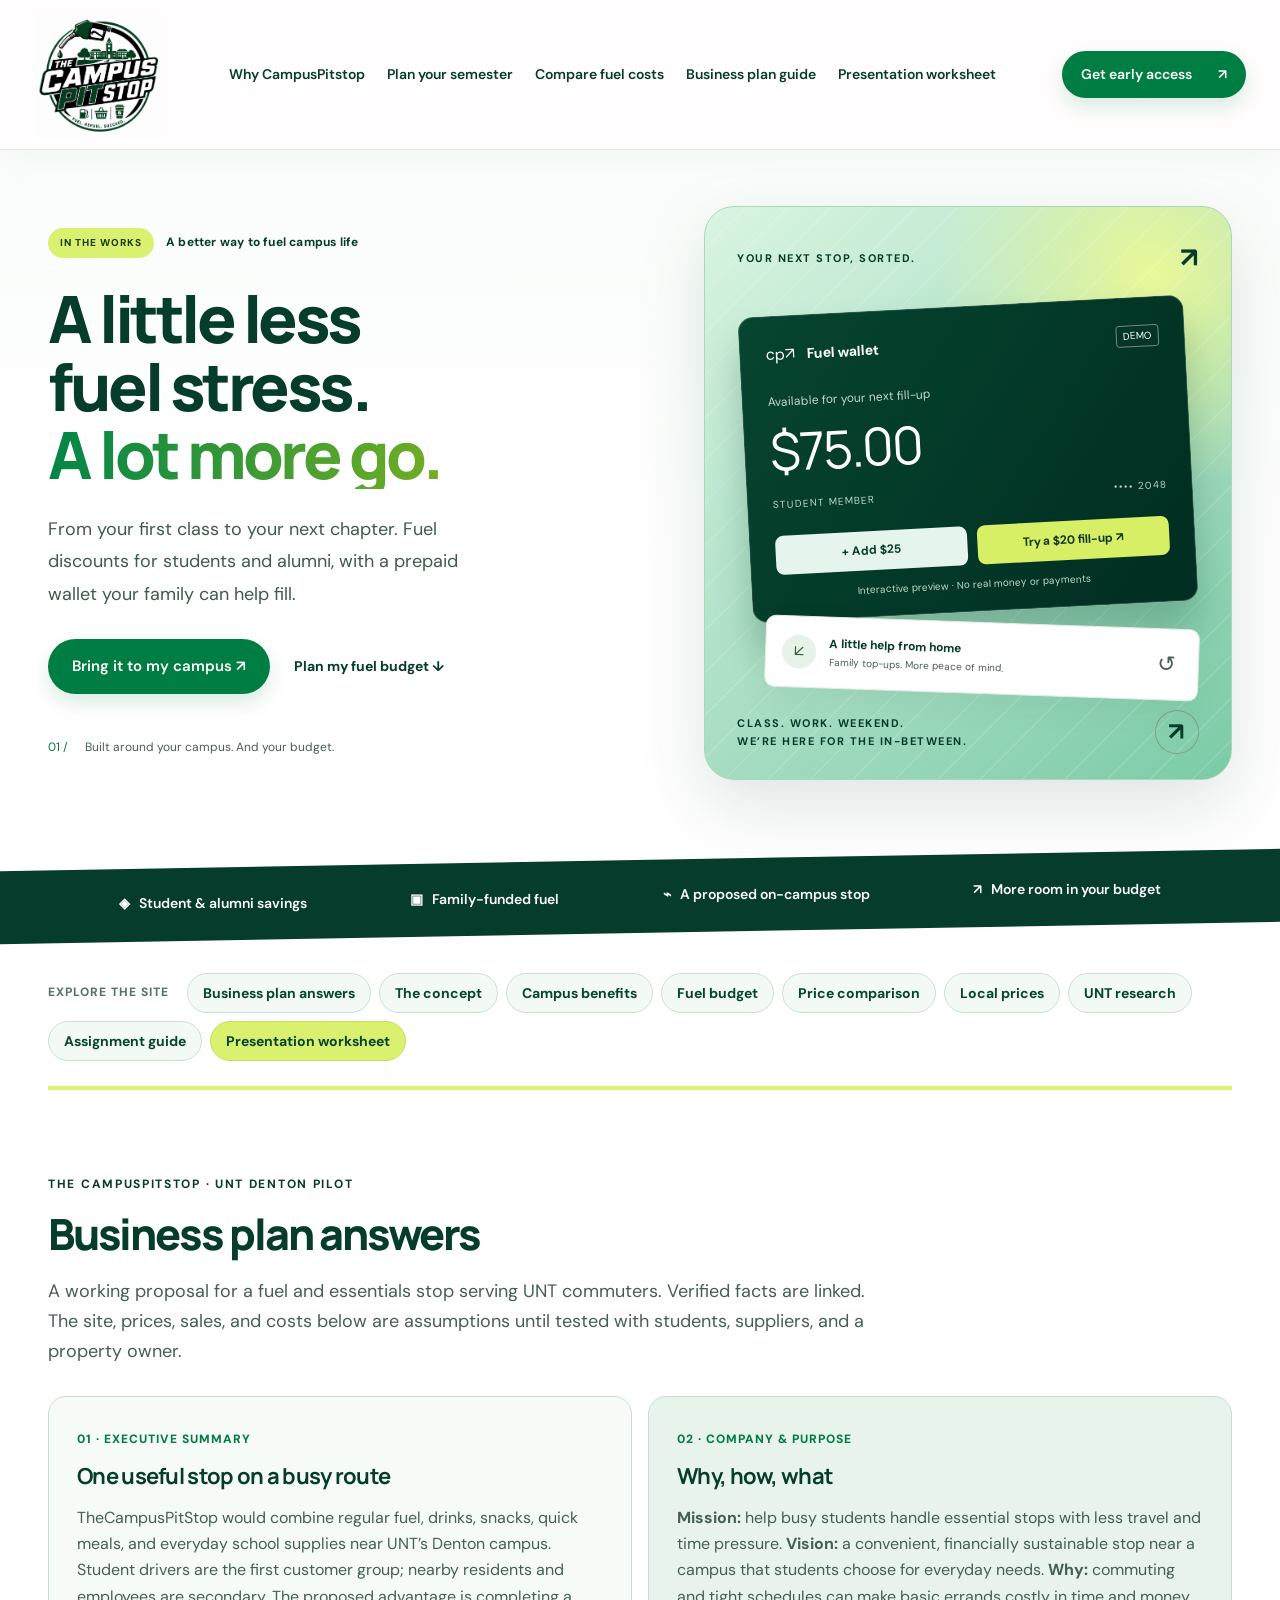
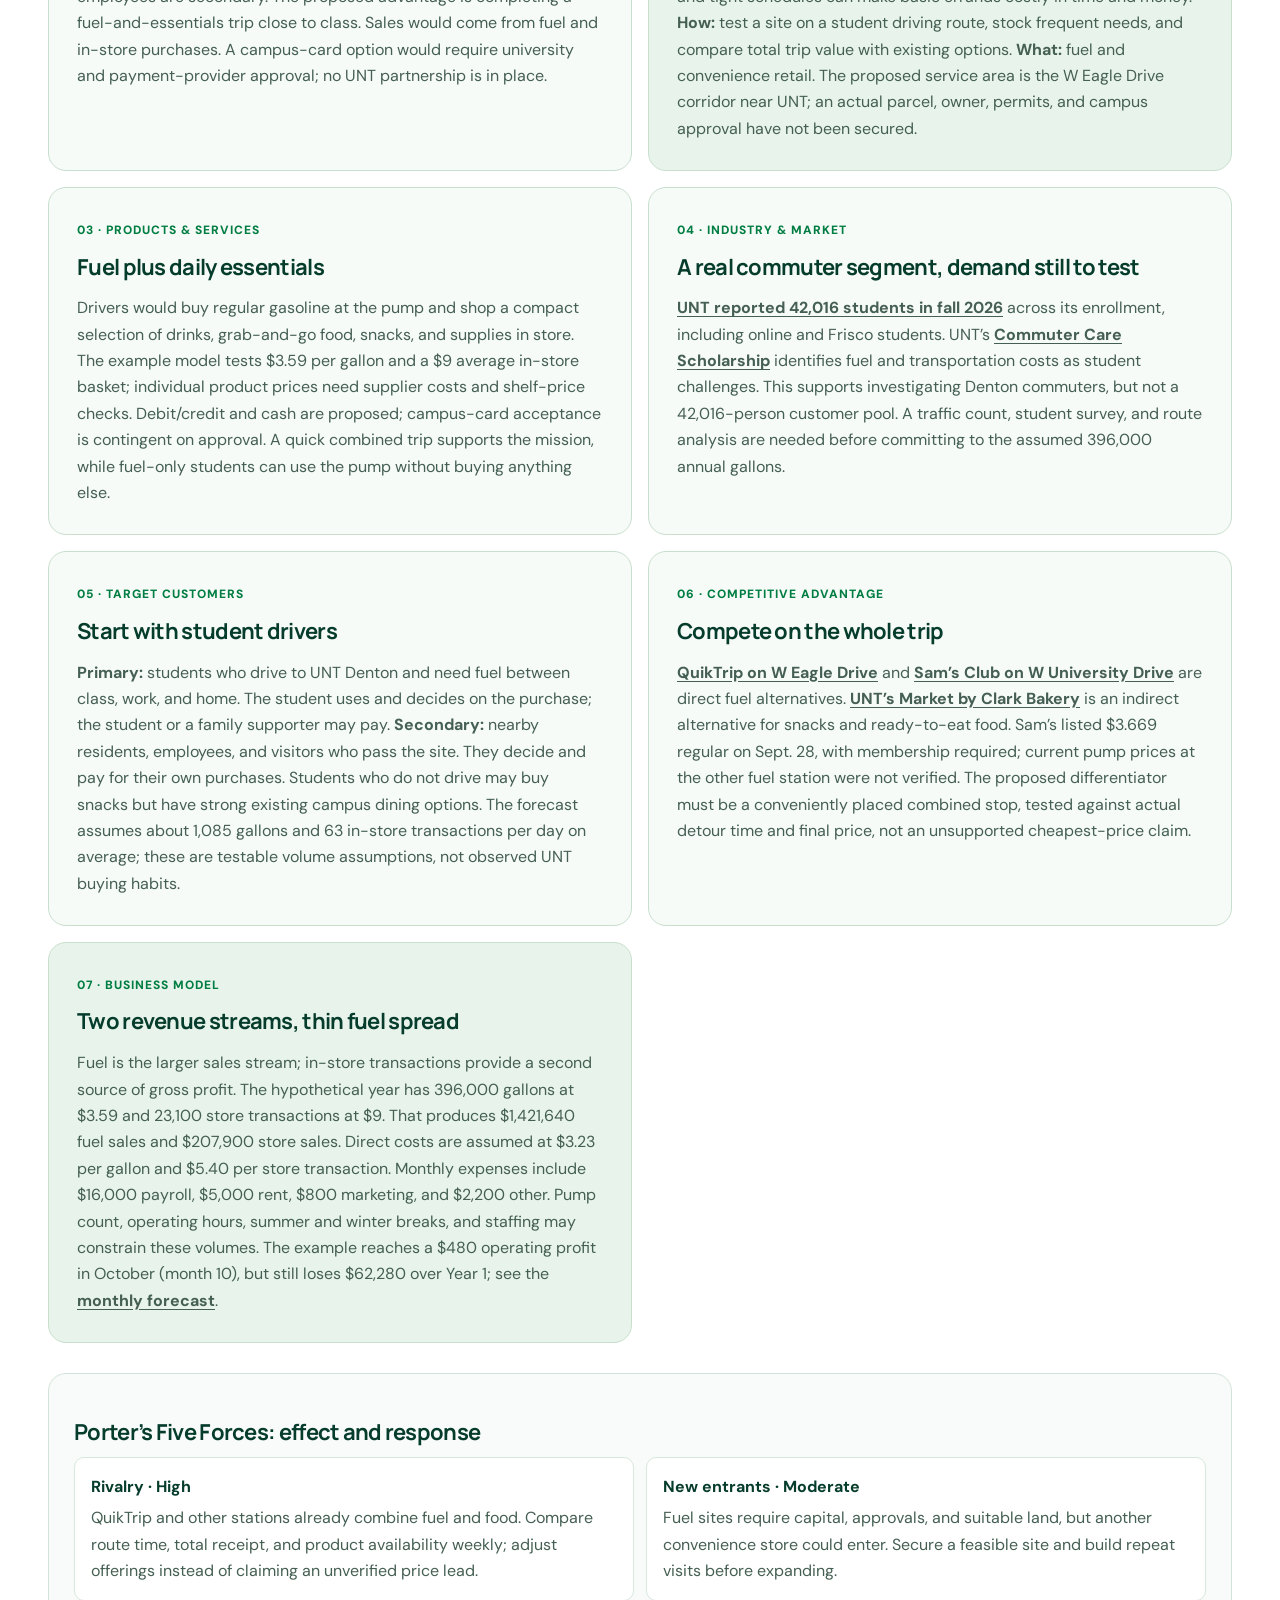
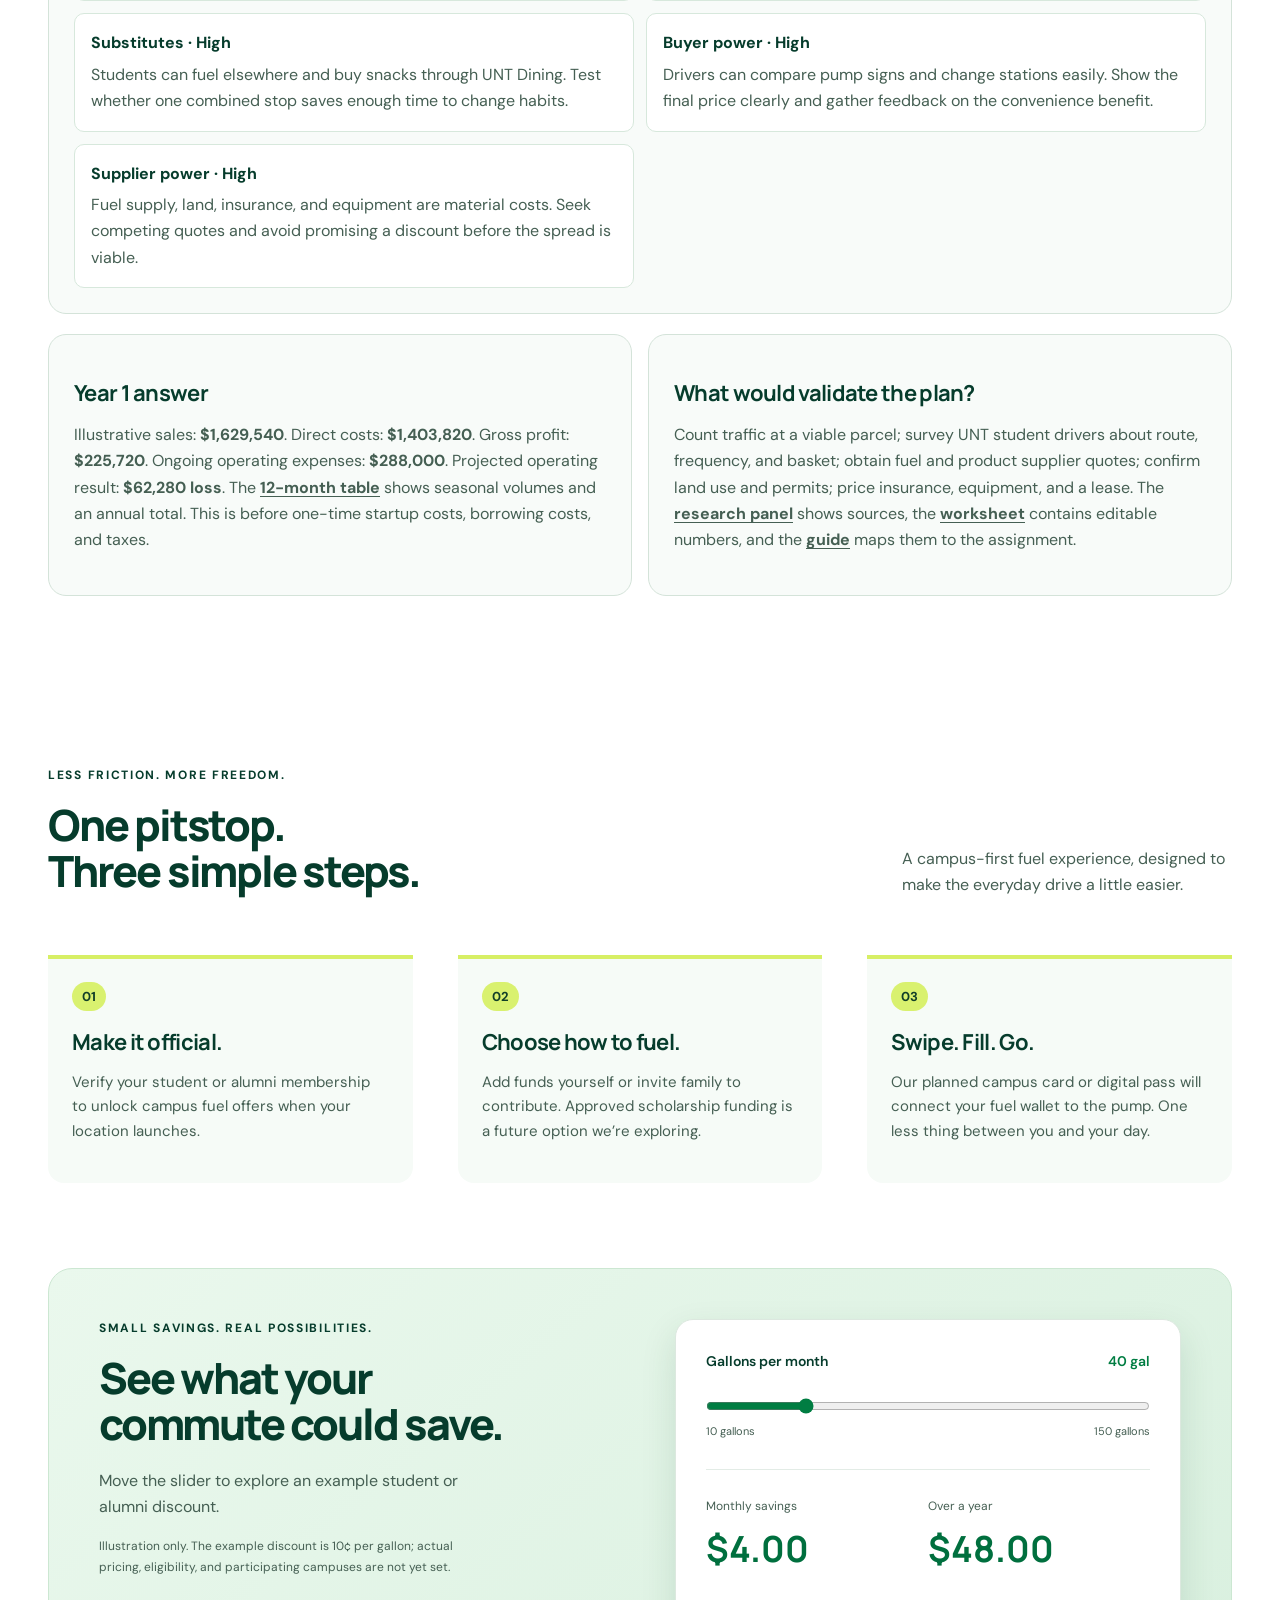
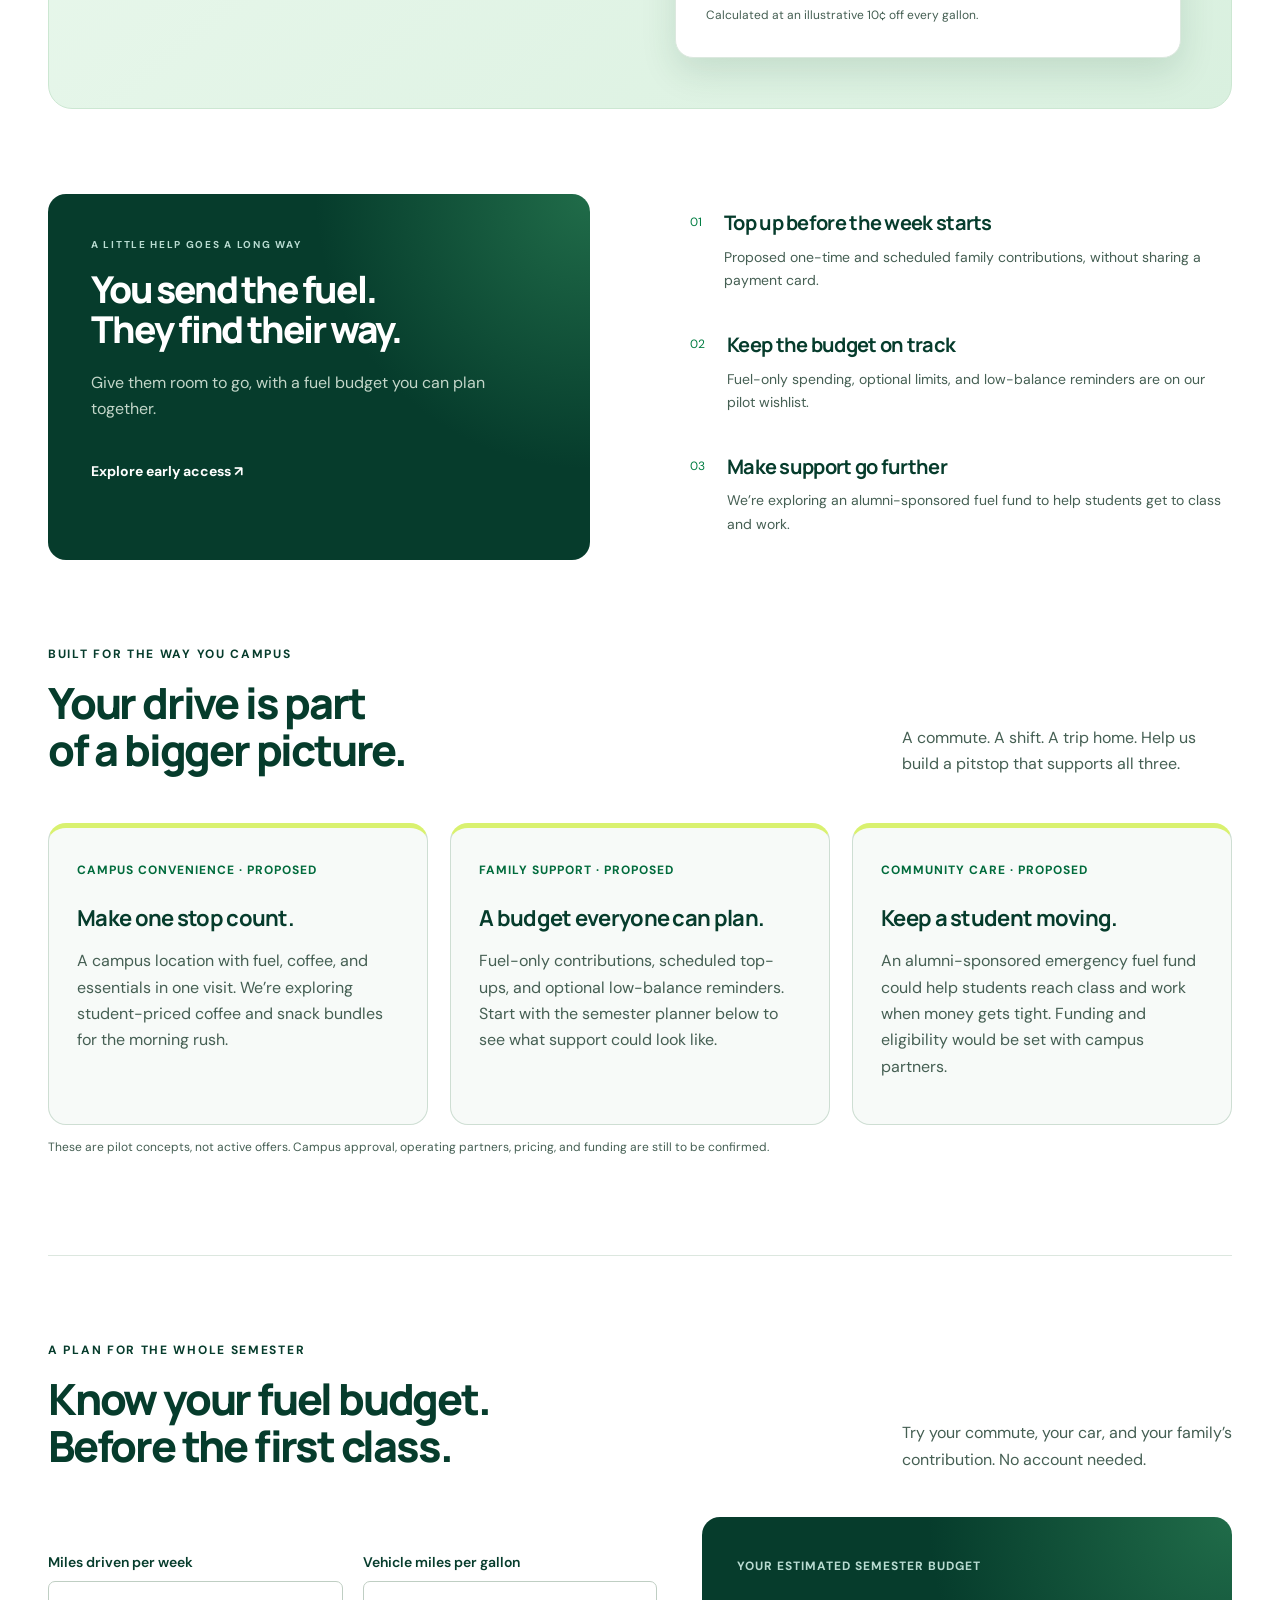
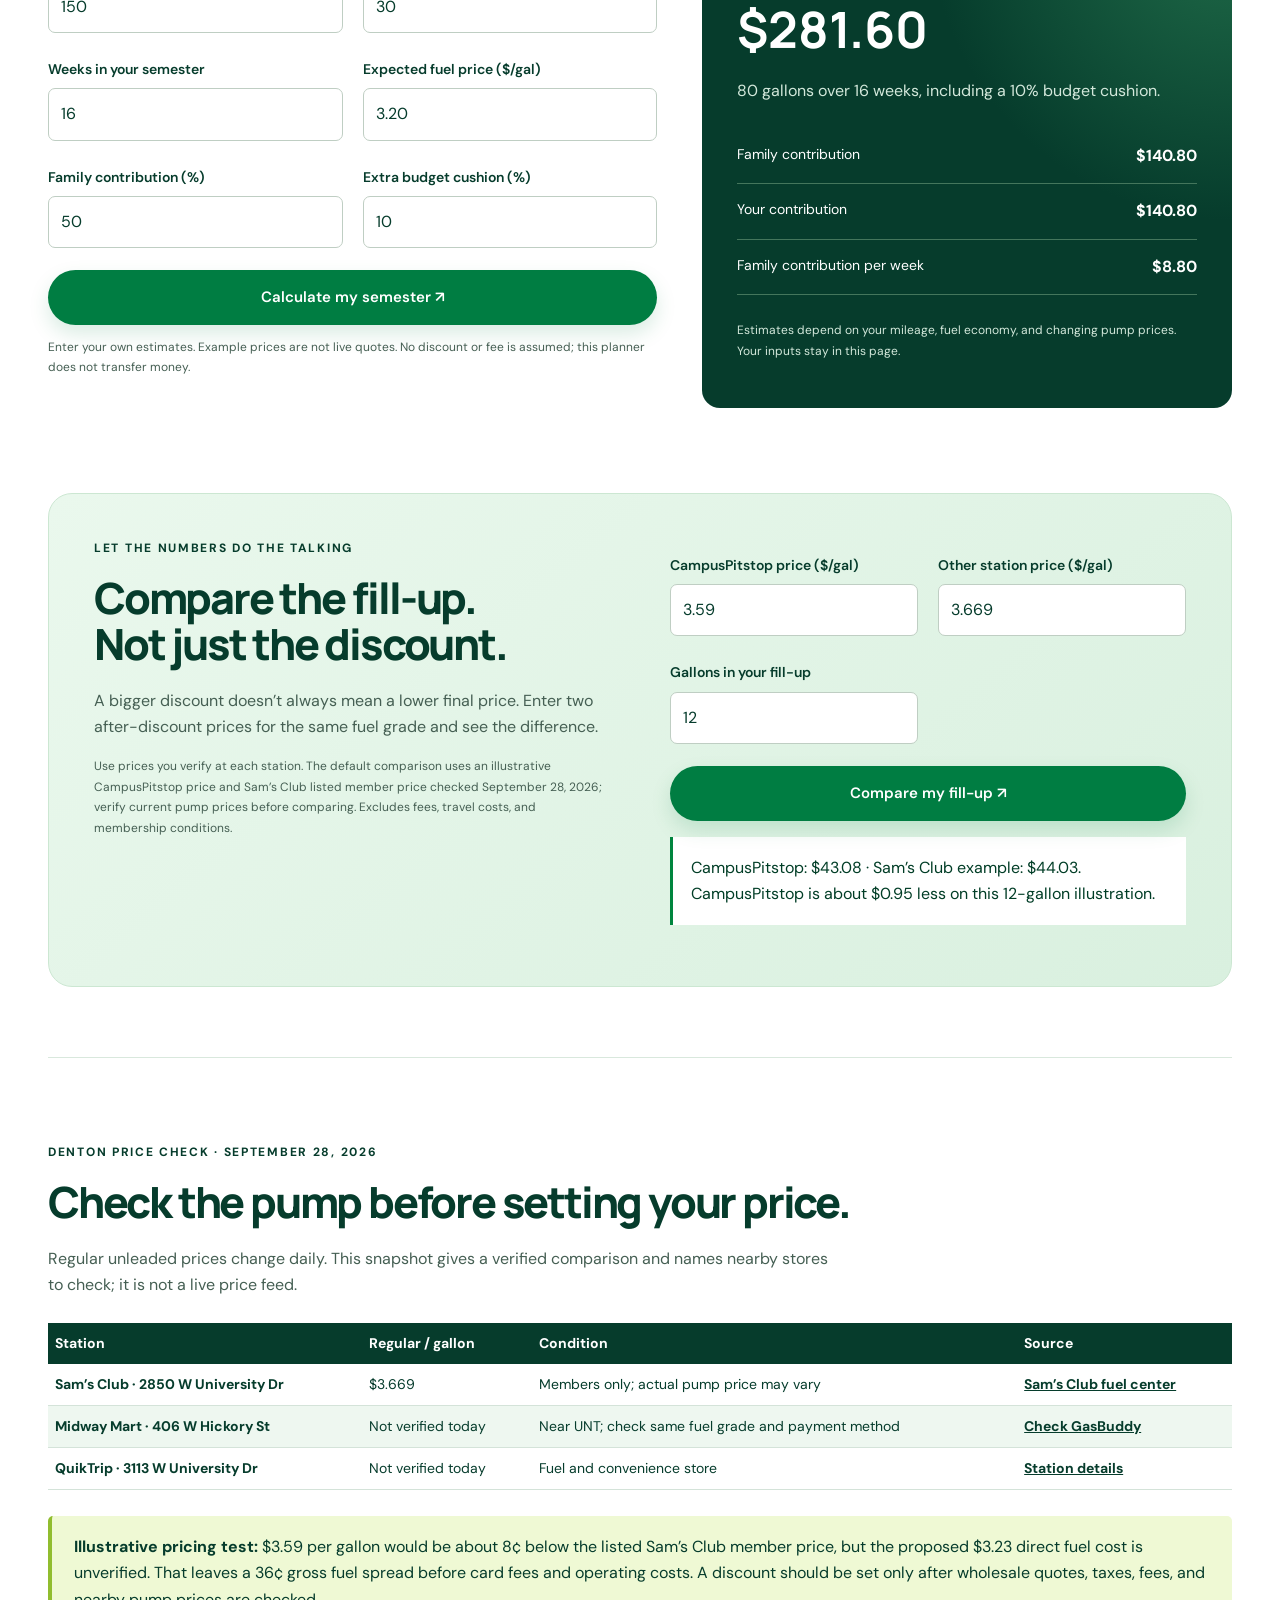
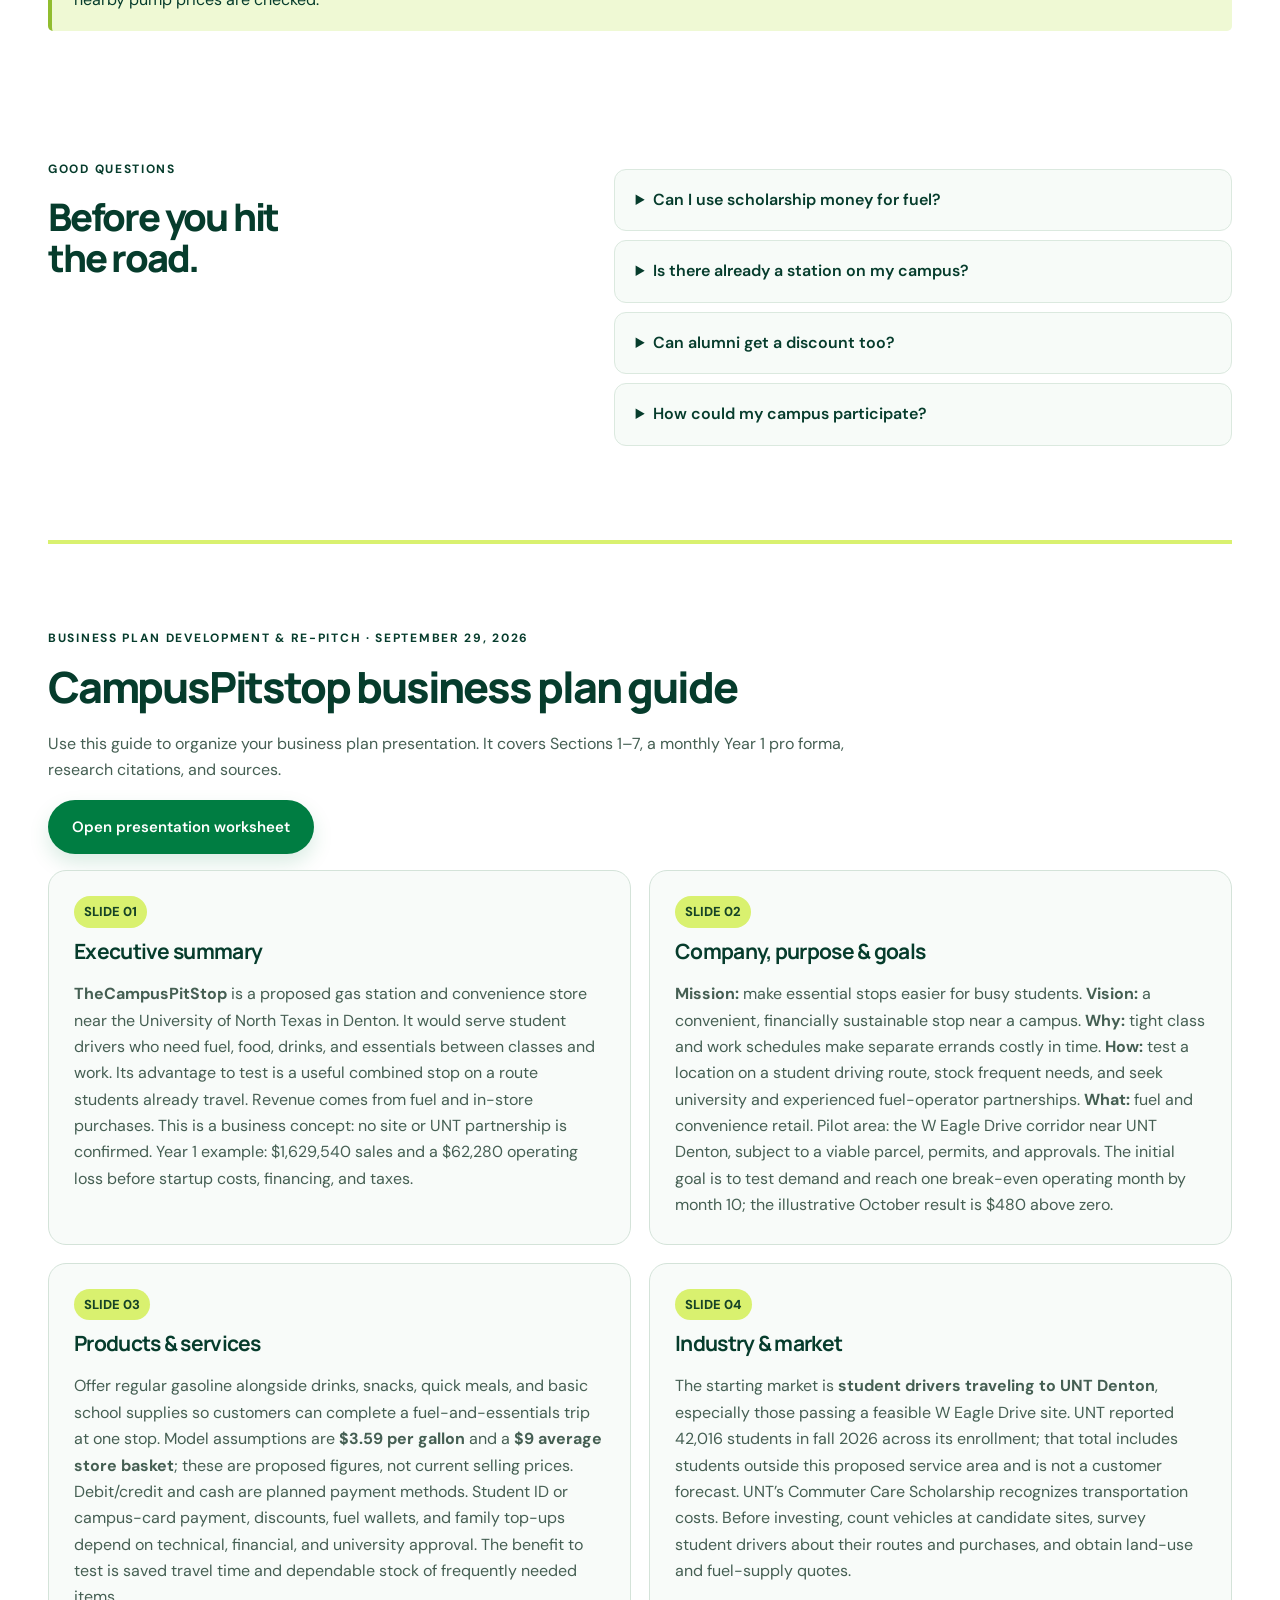
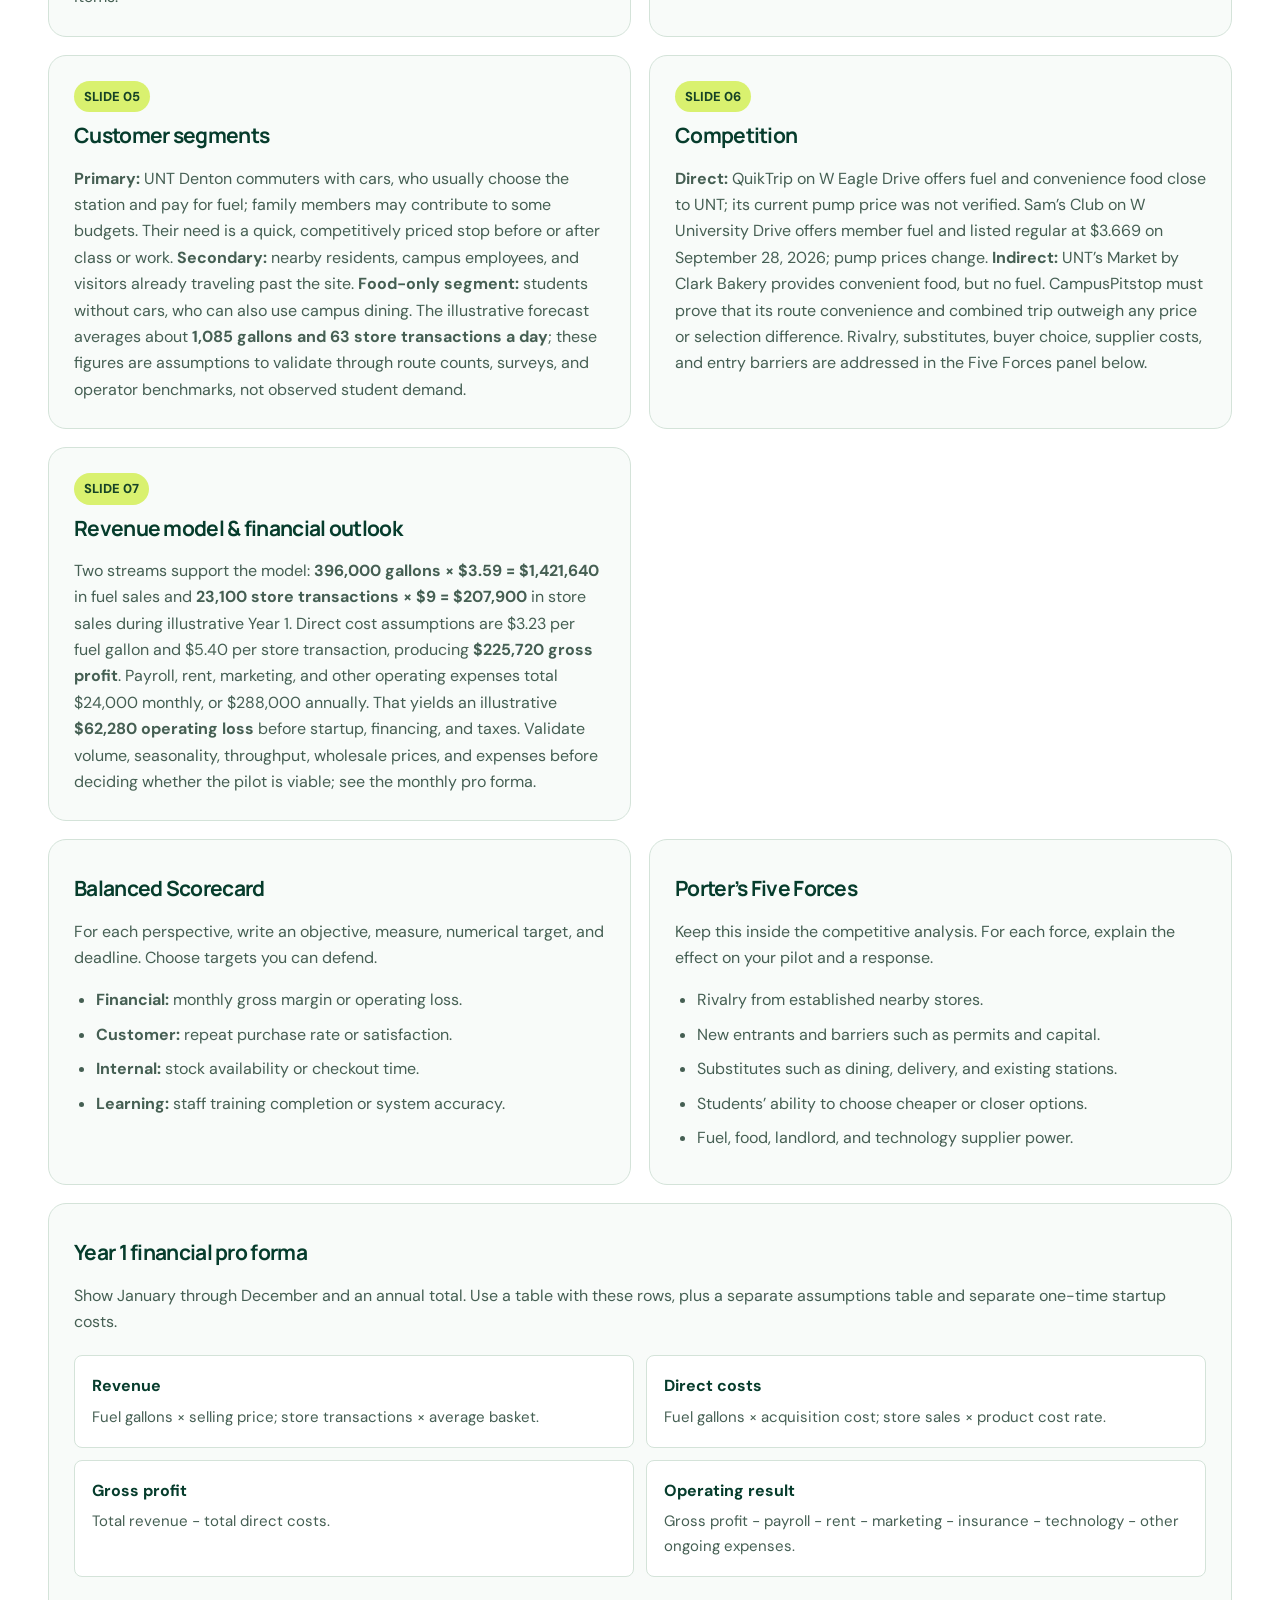
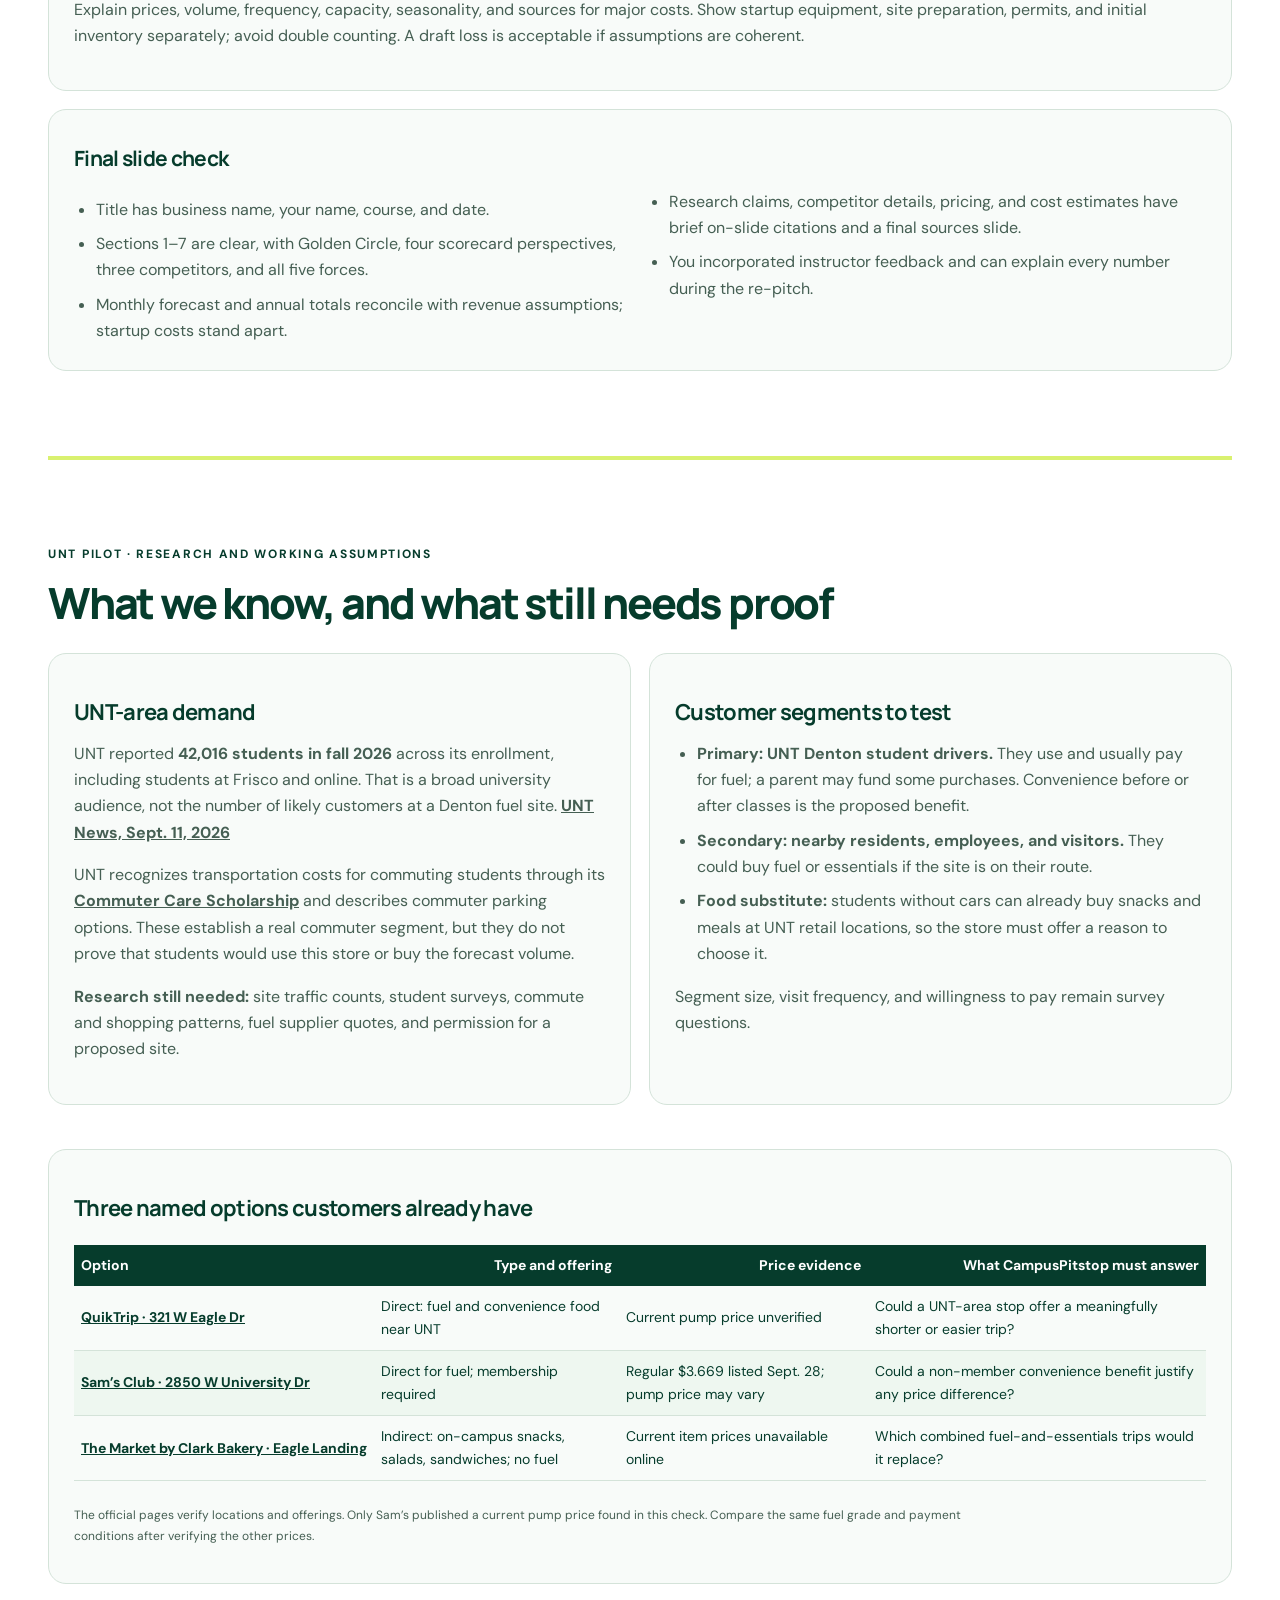
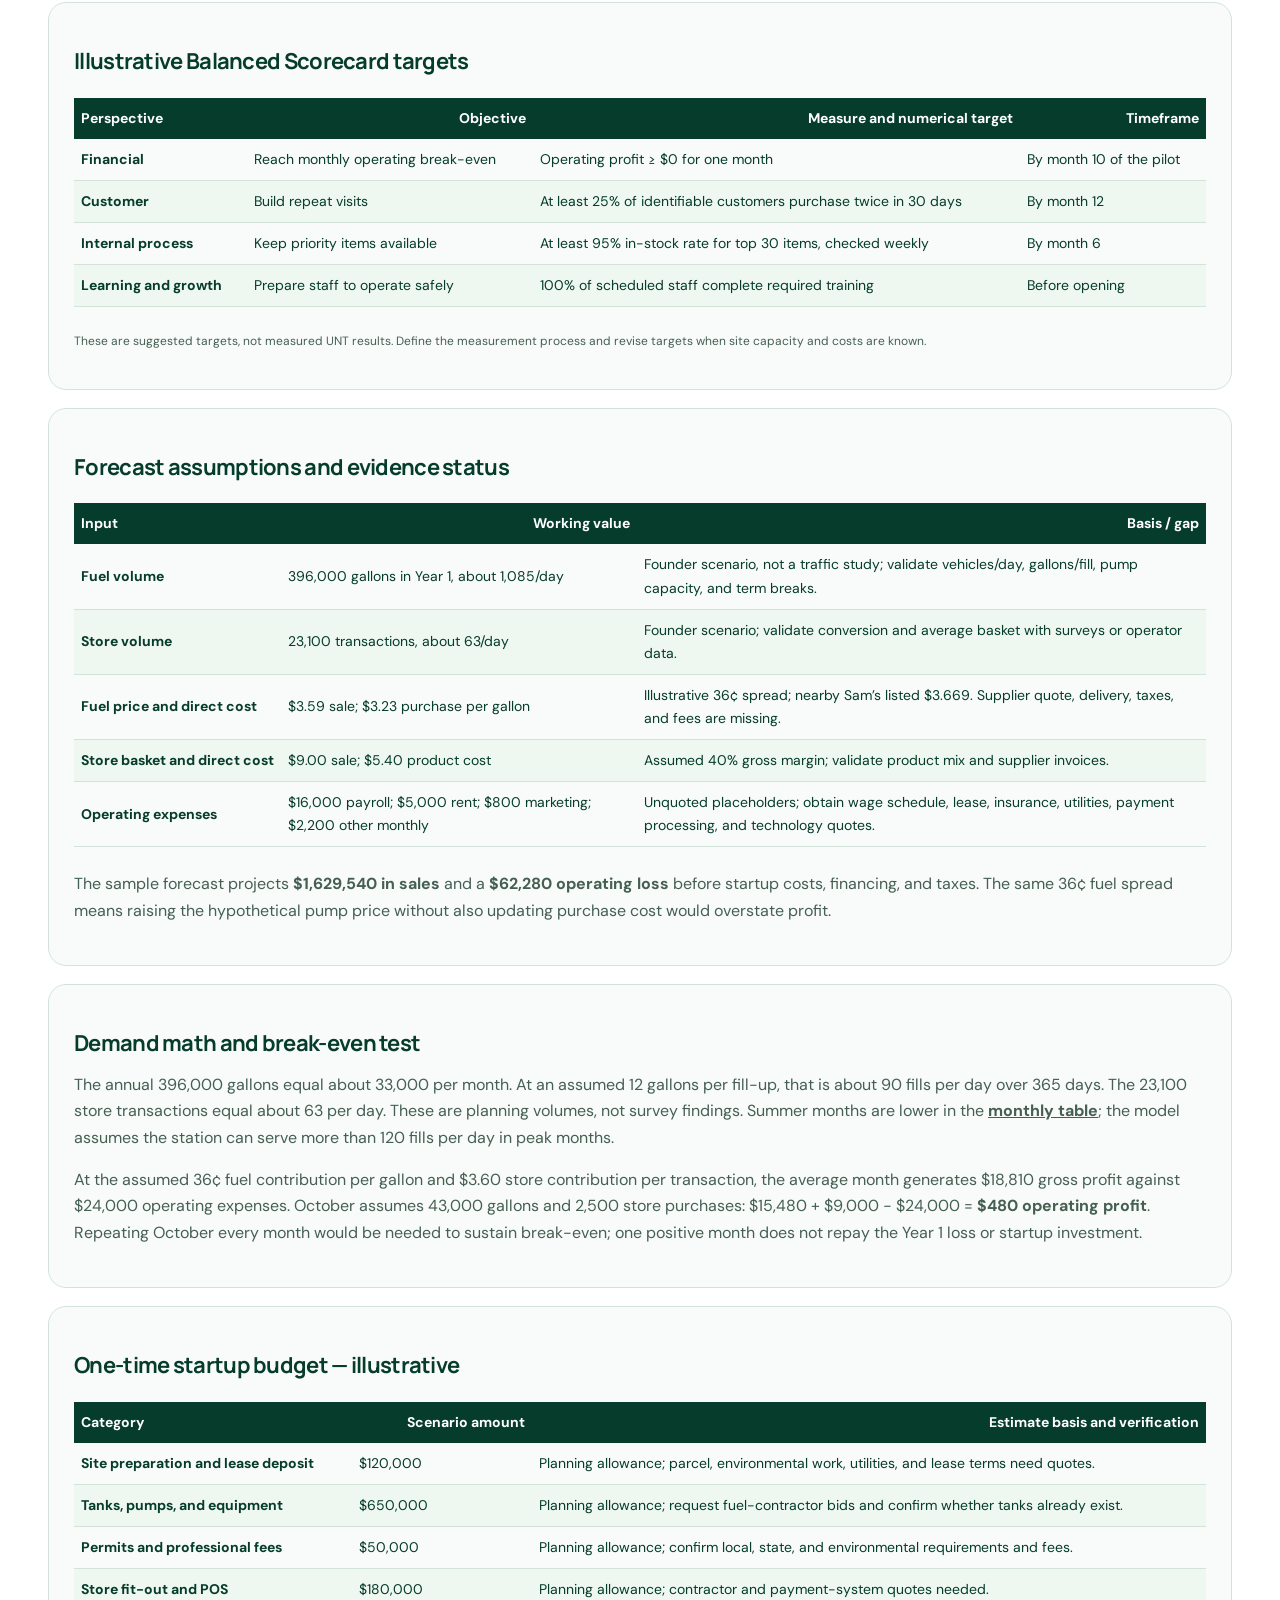
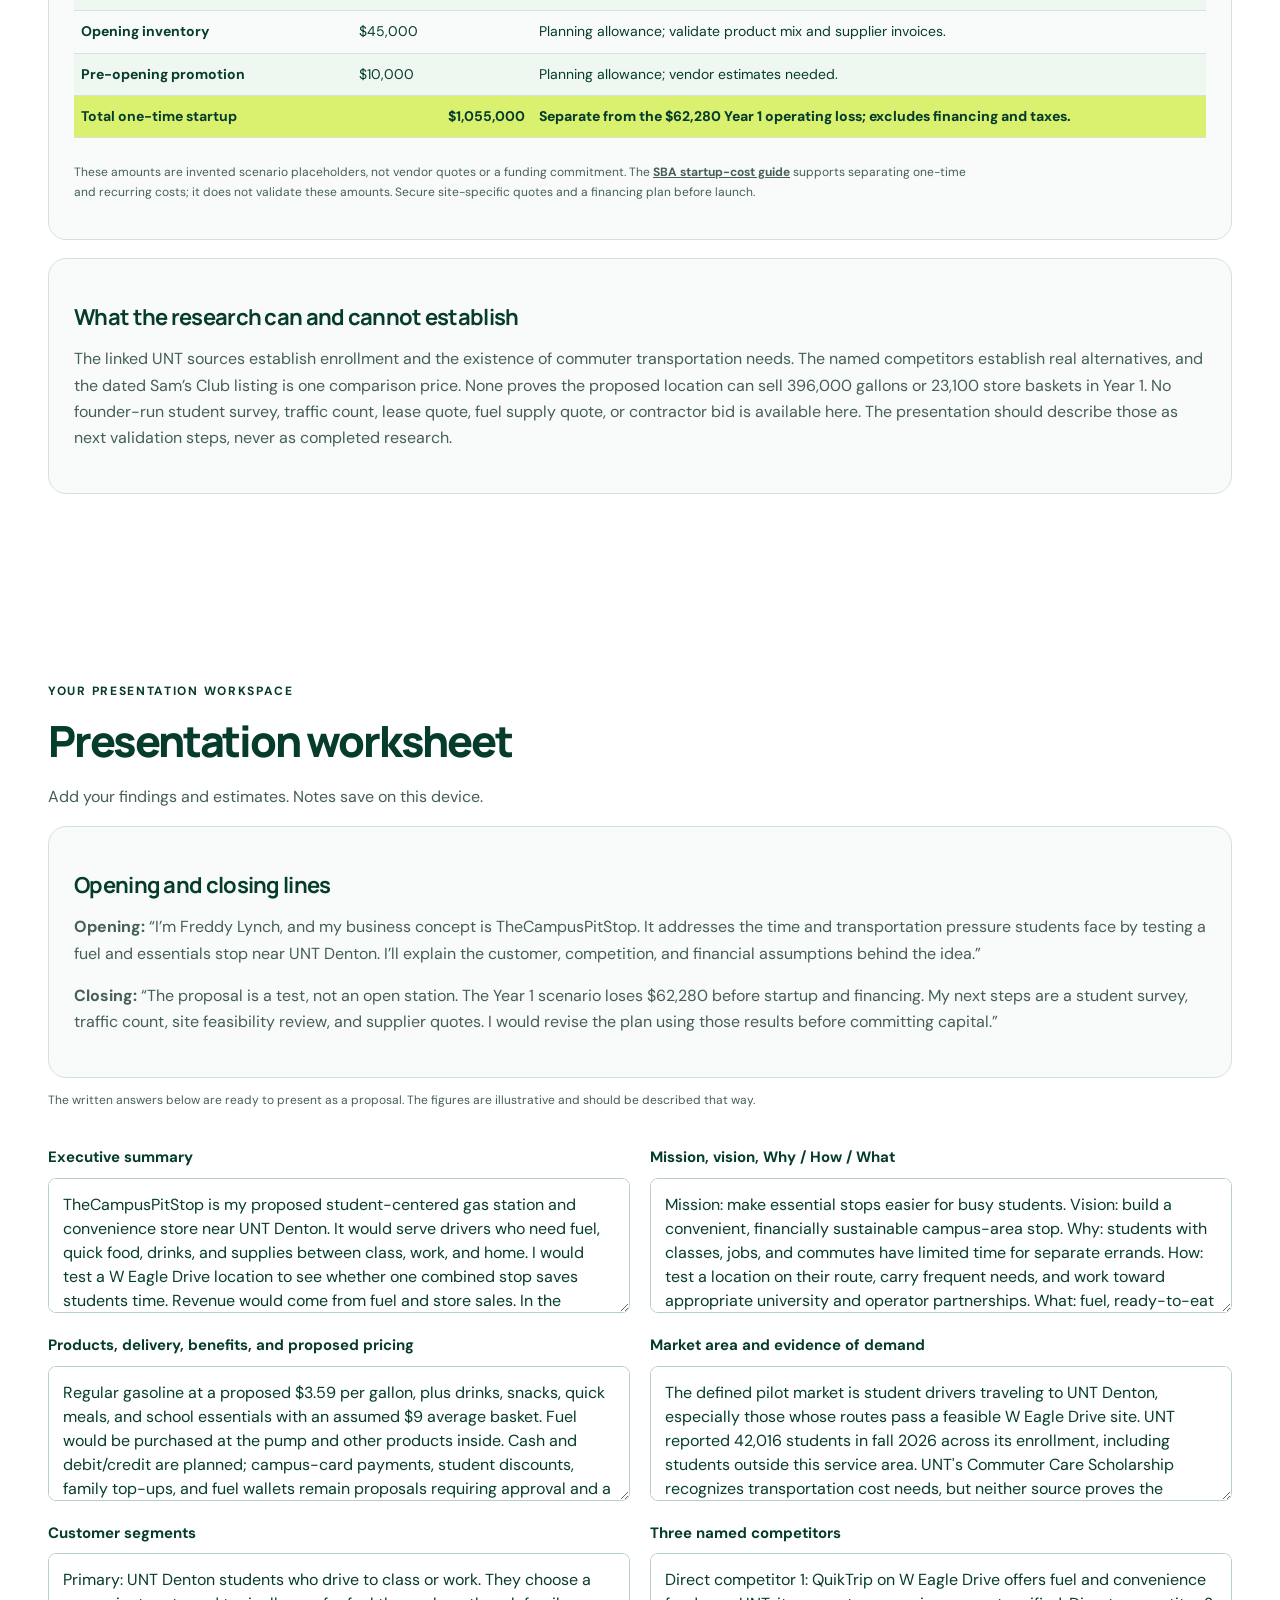
<file: worksheet.html>
<!doctype html><html lang="en"><head><meta charset="utf-8"><meta name="viewport" content="width=device-width,initial-scale=1"><meta http-equiv="refresh" content="0; url=./#worksheet"><title>CampusPitstop worksheet</title><link rel="canonical" href="./#worksheet"><script>location.replace('./#worksheet');</script></head><body><p>The worksheet is on the <a href="./#worksheet">CampusPitstop main page</a>.</p></body></html>
</file>
<file: style.css>
@import url('https://fonts.googleapis.com/css2?family=DM+Sans:wght@400;500;600;700&family=Manrope:wght@400;500;600;700;800&display=swap');
:root{--ink:#003d26;--blue:#00853e;--light:#eff7f1;--muted:#50685a}*{box-sizing:border-box}html{scroll-behavior:smooth;scroll-padding-top:30px}body{margin:0;background:#fff;color:var(--ink);font:16px/1.65 'DM Sans',sans-serif}a{color:inherit;text-decoration:none}button,input,select{font:inherit}button,a,input,select,summary{-webkit-tap-highlight-color:transparent}button,a,summary{touch-action:manipulation}button{cursor:pointer}a:focus-visible,button:focus-visible,input:focus-visible,select:focus-visible,summary:focus-visible{outline:3px solid #00853e;outline-offset:5px}header{max-width:1320px;margin:auto;height:106px;padding:0 48px;display:flex;align-items:center;justify-content:space-between;gap:24px}.brand{display:flex;align-items:center;gap:12px;font-size:27px;font-weight:800;letter-spacing:-2px}.brand b{font-size:21px;letter-spacing:-1px}.brand>span{margin-left:-12px}.brand-dot{color:var(--blue)}nav{display:flex;gap:30px;font-size:14px;font-weight:600}.button{display:inline-flex;align-items:center;justify-content:center;gap:26px;background:var(--blue);color:white;padding:15px 24px;border:0;border-radius:8px;font-weight:600;font-size:15px;transition:background .2s,transform .2s}.button:hover{background:#006747;transform:translateY(-2px)}.small{padding:12px 19px;font-size:14px}.hero{max-width:1320px;margin:auto;padding:45px 48px 65px;display:grid;grid-template-columns:1.12fr 1fr;gap:55px;align-items:center}.eyebrow{font-size:12px;font-weight:700;letter-spacing:1.7px}.hero .eyebrow{letter-spacing:.2px;display:flex;align-items:center;gap:12px;font-size:12px}.pill{background:#e6f4eb;color:#006747;padding:5px 9px;border-radius:4px;font-size:10px;letter-spacing:1px}h1,h2,h3{font-family:Manrope,sans-serif;line-height:1.08;letter-spacing:-2px}h1{font-size:clamp(48px,5.1vw,72px);margin:27px 0 24px;font-weight:800}h1 em{font-style:normal;color:var(--blue)}p{color:var(--muted)}.hero-copy>p{max-width:440px;font-size:17px;line-height:1.8}.actions{display:flex;align-items:center;gap:24px;margin-top:29px}.text-link{font-weight:700;font-size:14px}.text-link:hover{text-decoration:underline}.hero-note{font-size:12px;margin-top:44px;color:var(--muted)}.hero-note span{color:var(--blue);margin-right:14px}.hero-visual{background:#deeee3;border-radius:20px;padding:28px 32px 25px;min-height:520px;display:flex;flex-direction:column;justify-content:space-between;position:relative;overflow:hidden;background:linear-gradient(145deg,#e6f3e9,#c5dfce)}.visual-top,.visual-bottom{display:flex;justify-content:space-between;align-items:center;font-size:11px;letter-spacing:1.5px;font-weight:700}.visual-top>span:last-child{font-size:28px}.wallet{background:var(--ink);border-radius:15px;color:white;padding:25px 25px 17px;box-shadow:0 22px 30px #123d2420;transform:rotate(-3deg);margin:25px 8px 0}.wallet-heading{display:flex;justify-content:space-between;align-items:center}.wallet-heading b{font-size:14px;margin-left:8px}.demo{font-size:10px;border:1px solid #72887a;border-radius:4px;padding:2px 6px}.muted{color:#c6d8cc;font-size:12px;margin:25px 0 0}.balance{font-size:52px;line-height:1.5;letter-spacing:-2px;font-family:Manrope,sans-serif}.card-line{display:flex;justify-content:space-between;letter-spacing:1px;font-size:10px;color:#bfd6c7;margin:6px 0 22px}.wallet-buttons{display:flex;gap:10px}.wallet-buttons button{border:0;padding:10px 12px;border-radius:6px;font-size:12px;background:#e5f5eb;color:var(--ink);flex:1}.wallet-buttons button:last-child{background:#2d7150;color:white}.wallet-buttons button:hover{filter:brightness(1.15)}.demo-note{font-size:10px;color:#c2d8c9;margin:12px 0 0;text-align:center}.transaction{margin:10px 0 16px 28px;background:white;border-radius:10px;padding:16px;display:flex;align-items:center;gap:13px;box-shadow:0 12px 30px #284e3612;transform:rotate(2deg)}.transaction-icon{background:#e7f3e8;color:#386442;border-radius:50%;width:34px;height:34px;text-align:center;line-height:34px}.transaction strong{display:block;font-size:12px}.transaction div>span{display:block;font-size:10px;color:var(--muted)}.transaction button{margin-left:auto;background:none;border:0;font-size:22px;color:var(--muted)}.circle-arrow{border:1px solid #7e9f89;border-radius:50%;font-size:25px;width:44px;text-align:center}.benefit-strip{border-top:1px solid #e0e9e2;border-bottom:1px solid #e0e9e2;display:flex;justify-content:space-evenly;gap:20px;padding:25px 35px;font-size:14px;font-weight:600}.section{max-width:1224px;margin:0 auto;padding:85px 0}h2{font-size:43px;margin:16px 0 20px;font-weight:800;letter-spacing:-1.9px}.section-heading{display:flex;justify-content:space-between;align-items:end}.section-heading>p{max-width:330px}.steps{display:grid;grid-template-columns:repeat(3,1fr);gap:45px;margin-top:40px}.steps article{border-top:1px solid #ceded3;padding-top:24px}.number{color:var(--blue);font-size:13px;font-weight:700}h3{font-size:22px;letter-spacing:-.7px;margin:22px 0 12px}.steps p{font-size:15px}.savings{background:#eff7f1;border-radius:16px;padding:50px;display:grid;grid-template-columns:1fr 1fr;gap:70px}.savings p{max-width:380px}.fine{font-size:12px!important;line-height:1.7;color:var(--muted)}.calculator{align-self:center;background:white;border:1px solid #dce8df;border-radius:12px;padding:30px}.range-label{display:flex;justify-content:space-between;font-size:14px;font-weight:600}.range-label output{color:var(--blue)}input[type=range]{width:100%;margin:25px 0 7px;accent-color:var(--blue);cursor:pointer}.range-ends{display:flex;justify-content:space-between;font-size:11px;color:var(--muted)}.saving-results{display:grid;grid-template-columns:1fr 1fr;margin:28px 0;border-top:1px solid #e3ece6;padding-top:22px}.saving-results span{font-size:12px;color:var(--muted)}.saving-results strong{display:block;font:700 36px Manrope,sans-serif;color:var(--blue);margin-top:6px}.families{display:grid;grid-template-columns:1fr 1fr;gap:100px}.family-panel{background:var(--ink);color:white;padding:43px;border-radius:14px}.family-panel p{color:#c3d6c9;margin-bottom:35px}.family-panel h2{font-size:37px}.family-panel .eyebrow{color:#b9dcd2;font-size:10px}.family-features article{display:flex;gap:22px;margin-bottom:24px}.family-features article>span{font-size:12px;color:var(--blue);padding-top:19px}.family-features h3{font-size:20px;margin-top:18px}.family-features p{font-size:14px;margin:0}.faq{padding-top:10px;display:grid;grid-template-columns:1fr 1.3fr;gap:90px}.faq h2{font-size:38px}details{border-bottom:1px solid #dce7df;padding:20px 0}summary{cursor:pointer;font-weight:600;font-size:15px}details p{font-size:14px}.join{background:#e8f4ec;border-radius:16px;padding:50px;display:grid;grid-template-columns:1fr 1fr;gap:100px;margin-bottom:70px}.join .fine{display:block;max-width:370px}form{align-self:center}form label{display:block;font-size:13px;font-weight:600;margin:15px 0 7px}form input,form select{width:100%;border:1px solid #bfceC3;border-radius:7px;padding:12px;background:white;color:var(--ink);font-size:14px}form .button{width:100%;margin-top:22px}#form-status{font-size:13px}footer{max-width:1320px;margin:auto;padding:30px 48px;border-top:1px solid #dce7df;display:flex;justify-content:space-between;align-items:center;gap:20px}footer p,footer>span{font-size:11px}.sr-only{position:absolute;width:1px;height:1px;overflow:hidden;clip-path:inset(50%)}@media(min-width:1450px){.hero{padding-top:65px;padding-bottom:85px}}@media(max-width:1300px){.section{margin-left:48px;margin-right:48px}}@media(max-width:950px){nav{gap:15px}.hero{gap:28px}.hero-visual{padding:20px;min-height:490px}.actions{align-items:start;flex-direction:column;gap:15px}.savings,.families,.join{gap:35px}.section h2{font-size:34px}.section{padding-top:60px;padding-bottom:60px}.steps{gap:25px}.wallet{margin-left:0;margin-right:0;padding:20px}.hero .eyebrow{display:block}.pill{display:inline-block;margin-bottom:8px}footer p{display:none}}@media(max-width:700px){header{height:85px;padding:0 22px}header .brand b{font-size:17px}header .small{font-size:12px;padding:10px}nav{display:none}.hero{grid-template-columns:1fr;padding:25px 22px 40px;gap:30px}h1{font-size:57px}.hero .eyebrow{display:flex}.actions{flex-direction:row;align-items:center;gap:18px}.actions .button{padding:13px 16px;font-size:13px}.actions .text-link{font-size:12px}.hero-note{margin-top:28px}.hero-visual{max-width:480px;width:100%;min-height:505px;margin:auto;padding:25px}.wallet{margin:20px 15px 0;padding:25px}.benefit-strip{display:grid;grid-template-columns:1fr 1fr;padding:22px;font-size:11px;gap:15px}.section{margin-left:22px;margin-right:22px;padding:45px 0}.section-heading{display:block}.steps{grid-template-columns:1fr;gap:18px;margin-top:25px}.steps article{display:block}.steps h3{margin-top:12px}.savings,.families,.faq,.join{grid-template-columns:1fr;gap:25px}.savings,.join{padding:28px}.calculator{padding:22px}.family-panel{padding:28px}.faq{padding-top:0}.family-features article{margin-bottom:12px}.join{margin-bottom:40px}footer{padding:25px 22px;flex-wrap:wrap}footer>span{font-size:10px}.section .eyebrow{font-size:10px}}@media(prefers-reduced-motion:reduce){html{scroll-behavior:auto}*{transition:none!important}}
/* Official supplied brand artwork: preserve the complete logo. */
header{height:150px}
.brand-logo{display:block;width:128px;height:128px;object-fit:contain}
footer .brand-logo{width:120px;height:120px}
@media(max-width:700px){header{height:128px}.brand-logo{width:110px;height:110px}footer .brand-logo{width:110px;height:110px}}

/* Campus benefits and practical budgeting tools. */
.edge-grid{display:grid;grid-template-columns:repeat(3,1fr);gap:22px;margin-top:30px}.edge-grid article{padding:28px;border:1px solid #ceded3;border-radius:12px;background:#f7faf8}.feature-tag{font-size:12px;letter-spacing:1px;font-weight:700;color:#006747}.edge-grid p{font-size:16px}.edge-grid h3{line-height:1.25}.planner{border-top:1px solid #dce7df}.planner-grid{display:grid;grid-template-columns:1.15fr 1fr;gap:45px;margin-top:28px}.input-grid{display:grid;grid-template-columns:1fr 1fr;gap:10px 20px}.input-grid label{font-size:14px}.input-grid input{font-size:16px;min-width:0}.budget-result{background:#003d26;color:white;padding:35px;border-radius:14px;align-self:stretch}.budget-result .feature-tag{color:#b9dcd2}.budget-total{display:block;font-family:Manrope,sans-serif;font-size:50px;line-height:1.3;margin-top:18px;overflow-wrap:anywhere}.budget-result p,.budget-result .fine{color:#d3e8db}.budget-result dl{margin:25px 0}.budget-result dl div{display:flex;justify-content:space-between;gap:20px;border-bottom:1px solid #44765c;padding:14px 0}.budget-result dt{font-size:14px}.budget-result dd{margin:0;font-weight:700;white-space:nowrap}.compare{display:grid;grid-template-columns:1fr 1fr;gap:60px;background:#eff7f1;padding:45px;border-radius:14px;margin-bottom:70px}.comparison-result{padding:18px;background:white;border-left:3px solid #00853e;font-size:16px;color:#003d26}.campus-edge{padding-top:0}@media(max-width:950px){.edge-grid{grid-template-columns:1fr}.planner-grid{gap:25px}.compare{gap:30px}.budget-result{padding:25px}.budget-total{font-size:40px}}@media(max-width:700px){.planner-grid,.compare{grid-template-columns:1fr}.input-grid{gap:8px 14px}.compare{padding:26px;margin-bottom:45px}.planner .section-heading p{max-width:100%}.edge-grid article{padding:22px}.budget-total{font-size:44px}}@media(max-width:380px){.input-grid{grid-template-columns:1fr}}

/* Business plan study guide */
.study{border-top:1px solid #dce7df}.study h2{max-width:800px}.study-intro{max-width:850px;font-size:17px}.study-callout{background:#e8f4ec;border-left:4px solid var(--blue);padding:18px 22px;border-radius:5px;margin:26px 0 34px;max-width:950px}.study-grid{display:grid;grid-template-columns:repeat(2,minmax(0,1fr));gap:18px}.study-grid article,.study-panel{border:1px solid #d4e3d9;background:#f8fbf9;border-radius:12px;padding:25px}.study-grid article>span{color:var(--blue);font-weight:800;font-size:13px}.study h3{font-size:21px;line-height:1.3;margin:10px 0}.study p,.study li{font-size:16px;line-height:1.65}.study-grid p{margin-bottom:0}.study-two{display:grid;grid-template-columns:repeat(2,minmax(0,1fr));gap:18px;margin:18px 0}.study-panel ul{padding-left:22px;margin-bottom:0}.study-panel li{margin:8px 0;color:var(--muted)}.finance{margin-bottom:18px}.formula-grid{display:grid;grid-template-columns:repeat(2,minmax(0,1fr));gap:12px;margin:20px 0}.formula-grid div{background:white;border:1px solid #d4e3d9;border-radius:8px;padding:17px}.formula-grid b,.formula-grid span{display:block}.formula-grid span{color:var(--muted);font-size:15px;margin-top:5px}.checklist{columns:2;column-gap:35px}.checklist li{break-inside:avoid}@media(max-width:700px){.study-grid,.study-two,.formula-grid{grid-template-columns:1fr}.checklist{columns:1}.study-grid article,.study-panel{padding:20px}.study-intro{font-size:16px}}
.worksheet{max-width:1224px}.worksheet h1{font-size:clamp(36px,4vw,54px)}.worksheet>p{max-width:860px}.worksheet-fields{display:grid;grid-template-columns:repeat(2,minmax(0,1fr));gap:20px;margin:35px 0}.worksheet label{display:block;font-weight:700;font-size:15px}.worksheet textarea{display:block;width:100%;min-height:135px;margin-top:8px;padding:14px;border:1px solid #b8d0c0;border-radius:8px;resize:vertical;color:var(--ink);font:16px/1.5 'DM Sans',sans-serif}.worksheet textarea:focus-visible{outline:3px solid var(--blue)}.worksheet .finance{margin:30px 0}.assumptions{display:grid;grid-template-columns:repeat(4,minmax(0,1fr));gap:16px;margin:25px 0}.assumptions input{display:block;width:100%;margin-top:8px;padding:10px;border:1px solid #b8d0c0;border-radius:7px;font-size:16px}.forecast-scroll{overflow-x:auto;margin:24px 0}.forecast-scroll table{width:100%;border-collapse:collapse;min-width:1000px;font-size:14px}.forecast-scroll caption{text-align:left;font-weight:700;margin-bottom:10px}.forecast-scroll th,.forecast-scroll td{border-bottom:1px solid #d4e3d9;text-align:right;padding:9px 7px;white-space:nowrap}.forecast-scroll th:first-child{text-align:left}.forecast-scroll input{width:90px;padding:7px;border:1px solid #b8d0c0;border-radius:5px;font-size:14px}.forecast-scroll tfoot{font-weight:800;background:#e8f4ec}.worksheet .finance>label{margin:20px 0}@media(max-width:800px){.worksheet-fields{grid-template-columns:1fr}.assumptions{grid-template-columns:repeat(2,minmax(0,1fr))}}@media(max-width:450px){.assumptions{grid-template-columns:1fr}}@media print{header,footer,.button{display:none!important}.worksheet{padding:0}.worksheet-fields{display:block}.worksheet-fields label{break-inside:avoid;margin:15px 0}.worksheet textarea{min-height:90px}.forecast-scroll{overflow:visible}.forecast-scroll table{min-width:0;font-size:10px}.forecast-scroll input{width:50px;font-size:10px;padding:2px}.forecast-scroll td,.forecast-scroll th{padding:3px}}

/* 2026 visual refresh: brighter campus energy, stronger hierarchy. */
:root{--ink:#063c2c;--blue:#007d42;--light:#edf8f0;--muted:#455f53;--lime:#d7ef65;--line:#b7d4c1}
body{background:linear-gradient(180deg,#f8fcf9 0,#fff 560px);color:var(--ink)}
header{max-width:none;padding-inline:max(34px,calc((100vw - 1320px)/2 + 48px));background:#fffdfd;border-bottom:1px solid #e0ece4;box-shadow:0 8px 35px #063c2c08;position:relative;z-index:4}
header nav{gap:22px}header nav a{position:relative;white-space:nowrap;transition:color .2s}header nav a:hover{color:var(--blue)}header nav a:after{content:"";position:absolute;bottom:-9px;left:0;width:0;height:3px;background:var(--blue);border-radius:5px;transition:width .25s}header nav a:hover:after{width:100%}
.button{border-radius:999px;box-shadow:0 9px 20px #007d4226;transition:background .2s,transform .2s,box-shadow .2s}.button:hover{background:#005d34;transform:translateY(-3px);box-shadow:0 14px 26px #007d4233}
.hero{padding-top:56px;padding-bottom:80px;gap:65px}.hero-copy h1{letter-spacing:-3.5px;line-height:1.04}.hero-copy h1 em{display:inline-block;background:linear-gradient(100deg,#008448,#73ae24);background-clip:text;-webkit-background-clip:text;color:transparent}.hero-copy>p{color:#3e5b4c;font-size:18px}.hero .pill{background:#d9f16f;color:#1b3d15;font-weight:800;border-radius:99px;padding:7px 12px}
.hero-visual{background:radial-gradient(circle at 85% 12%,#e9f898 0,transparent 32%),linear-gradient(140deg,#d9f5e2,#9ed9bd 65%,#7bcba7);border:1px solid #acd7b6;box-shadow:0 25px 70px #05432923;border-radius:30px;isolation:isolate}.hero-visual:before{content:"";position:absolute;inset:0;background:repeating-linear-gradient(135deg,transparent 0 28px,#ffffff25 29px 30px);pointer-events:none;z-index:-1}.wallet{background:linear-gradient(125deg,#06452f,#002d21);box-shadow:0 26px 36px #003d2640;border:1px solid #ffffff30}.wallet-buttons button{font-weight:700;border-radius:8px}.wallet-buttons button:last-child{background:var(--lime);color:#12351c}.transaction{border:1px solid #e1eee4}
.benefit-strip{background:#063c2c;color:white;border:0;transform:skewY(-1deg);margin:0 0 32px}.benefit-strip span{transform:skewY(1deg)}
.section h2{letter-spacing:-2.2px}.section-heading h2{max-width:700px}.steps article{border-top:4px solid var(--lime);background:#f6fbf7;padding:24px;border-radius:0 0 16px 16px;transition:transform .2s,box-shadow .2s}.steps article:hover,.edge-grid article:hover,.study-grid article:hover{transform:translateY(-5px);box-shadow:0 18px 32px #063c2c12}.steps .number{background:#d9f16f;color:#113f28;padding:6px 10px;border-radius:99px}
.savings,.compare{background:linear-gradient(140deg,#eaf8ed,#d9f0df);border:1px solid #cce7d2;border-radius:24px}.calculator,.budget-result,.family-panel,.join,.study-panel,.study-grid article,.edge-grid article{border-radius:18px}.calculator{box-shadow:0 14px 35px #104a2620}.saving-results strong{color:#006f3e}.family-panel,.budget-result{background:radial-gradient(circle at 100% 0,#206c49,transparent 42%),#063c2c}.edge-grid article,.study-grid article{transition:transform .2s,box-shadow .2s}.edge-grid article{border-top:5px solid #d9f16f}.feature-tag{color:#006b3c}.join{background:#dff4e6;border:1px solid #baddc4}.faq details{background:#f7fbf8;border:1px solid #dbe9df;border-radius:12px;padding:17px 21px;margin:9px 0}.faq details[open]{border-color:#79b18b;box-shadow:0 8px 22px #063c2c0c}.faq summary{font-size:16px}
.study{border-top:4px solid #d9f16f}.study-callout{border-left-color:#91bd2f;background:#eff9d4}.study-grid article>span{display:inline-block;background:#d9f16f;color:#164326;padding:5px 10px;border-radius:99px}.worksheet-fields textarea:focus,.forecast-scroll input:focus,.assumptions input:focus{border-color:#007d42;box-shadow:0 0 0 3px #007d4220}.forecast-scroll thead{background:#063c2c;color:white}.forecast-scroll thead th{border:0}.forecast-scroll tbody tr:nth-child(even){background:#eef7f0}.forecast-scroll tfoot{background:#d9f16f}
@media(max-width:1200px){header nav{gap:12px;font-size:12px}header{padding-inline:30px}.hero{gap:36px}}
@media(max-width:950px){header nav{display:none}.hero{padding-top:35px}}
@media(max-width:700px){header{padding-inline:22px}.hero-copy h1{letter-spacing:-2.7px}.hero-visual{border-radius:22px}.benefit-strip{transform:none;margin-bottom:15px}.benefit-strip span{transform:none}.steps article:hover,.edge-grid article:hover,.study-grid article:hover{transform:none}.worksheet-fields{gap:15px}}
@media(prefers-reduced-motion:reduce){.steps article,.edge-grid article,.study-grid article,header nav a:after{transition:none}}
.quick-nav{max-width:1224px;margin:0 auto;padding:8px 0 25px}.quick-nav>div{display:flex;align-items:center;gap:8px;flex-wrap:wrap}.quick-label{font-size:12px;font-weight:800;letter-spacing:1px;margin-right:10px;color:#557662}.quick-nav a,.worksheet-jump a{display:inline-flex;align-items:center;padding:10px 15px;background:#f3faf5;border:1px solid #c8e2d0;color:#06452f;border-radius:99px;font-size:14px;font-weight:700;line-height:1.3}.quick-nav a:hover,.worksheet-jump a:hover{background:#e0f2e5;border-color:#78b58b}.quick-nav .quick-feature{background:#d9f16f;border-color:#c6df58}.worksheet-jump{display:flex;flex-wrap:wrap;gap:9px;margin:0 0 32px}@media(max-width:1300px){.quick-nav{margin-inline:48px}}@media(max-width:700px){.quick-nav{margin:0 22px;padding:8px 0 12px}.quick-label{width:100%}.quick-nav a{font-size:13px;padding:9px 12px}.worksheet-jump a{font-size:13px}}@media print{.quick-nav,.worksheet-jump{display:none}}
.example-note{background:#e7f5e5;border:1px solid #b9d9bd;border-radius:12px;padding:18px 20px;font-size:15px;line-height:1.6}.example-note button{display:inline-block;margin-left:10px;background:#063c2c;color:white;border:0;border-radius:99px;padding:9px 15px;font-weight:700;font-size:14px}.example-note button:hover{background:#007d42}.example-note p{margin:10px 0 0;font-weight:700}.finance .fine a{text-decoration:underline;font-weight:700}
.local-prices{border-top:1px solid #d9e8dd}.local-prices>p{max-width:780px}.local-prices table{min-width:760px}.local-prices td,.local-prices th{text-align:left}.local-prices a{text-decoration:underline;font-weight:700}.local-prices .study-callout{max-width:none}
.evidence{border-top:4px solid #d9f16f}.evidence-grid{display:grid;grid-template-columns:repeat(2,minmax(0,1fr));gap:18px;margin:26px 0}.evidence .study-panel{margin-bottom:18px}.evidence .study-panel a,.startup-costs a{text-decoration:underline;font-weight:700}.evidence table{min-width:780px}.evidence table th:first-child{text-align:left}.evidence table td{text-align:left;white-space:normal;min-width:160px}.evidence table td:nth-child(3){min-width:180px}.evidence .fine{max-width:900px}.startup-costs{border-top:2px solid #bbdcc6;margin-top:30px;padding-top:15px}.startup-costs p{max-width:800px}@media(max-width:750px){.evidence-grid{grid-template-columns:1fr}}
.business-answers{border-top:4px solid #d9f16f}.answer-lead{max-width:850px;font-size:18px}.answer-grid{display:grid;grid-template-columns:repeat(2,minmax(0,1fr));gap:16px;margin:30px 0}.answer-card{background:#f6fbf7;border:1px solid #c8dfce;border-radius:18px;padding:28px}.answer-card:nth-child(2),.answer-card:nth-child(7){background:#e8f4eb}.answer-card>span{font-size:12px;letter-spacing:1px;color:#007d42;font-weight:800}.answer-card h3{margin:13px 0;font-size:22px}.answer-card p{margin-bottom:0}.business-answers a{text-decoration:underline;text-underline-offset:3px;font-weight:700}.forces{margin:20px 0}.force-grid{display:grid;grid-template-columns:repeat(2,minmax(0,1fr));gap:12px}.force-grid div{padding:16px;background:white;border:1px solid #d7e8dc;border-radius:10px}.force-grid p{margin:5px 0 0}.answer-bottom{display:grid;grid-template-columns:repeat(2,minmax(0,1fr));gap:16px}@media(max-width:750px){.answer-grid,.force-grid,.answer-bottom{grid-template-columns:1fr}.answer-card{padding:22px}}
</file>
